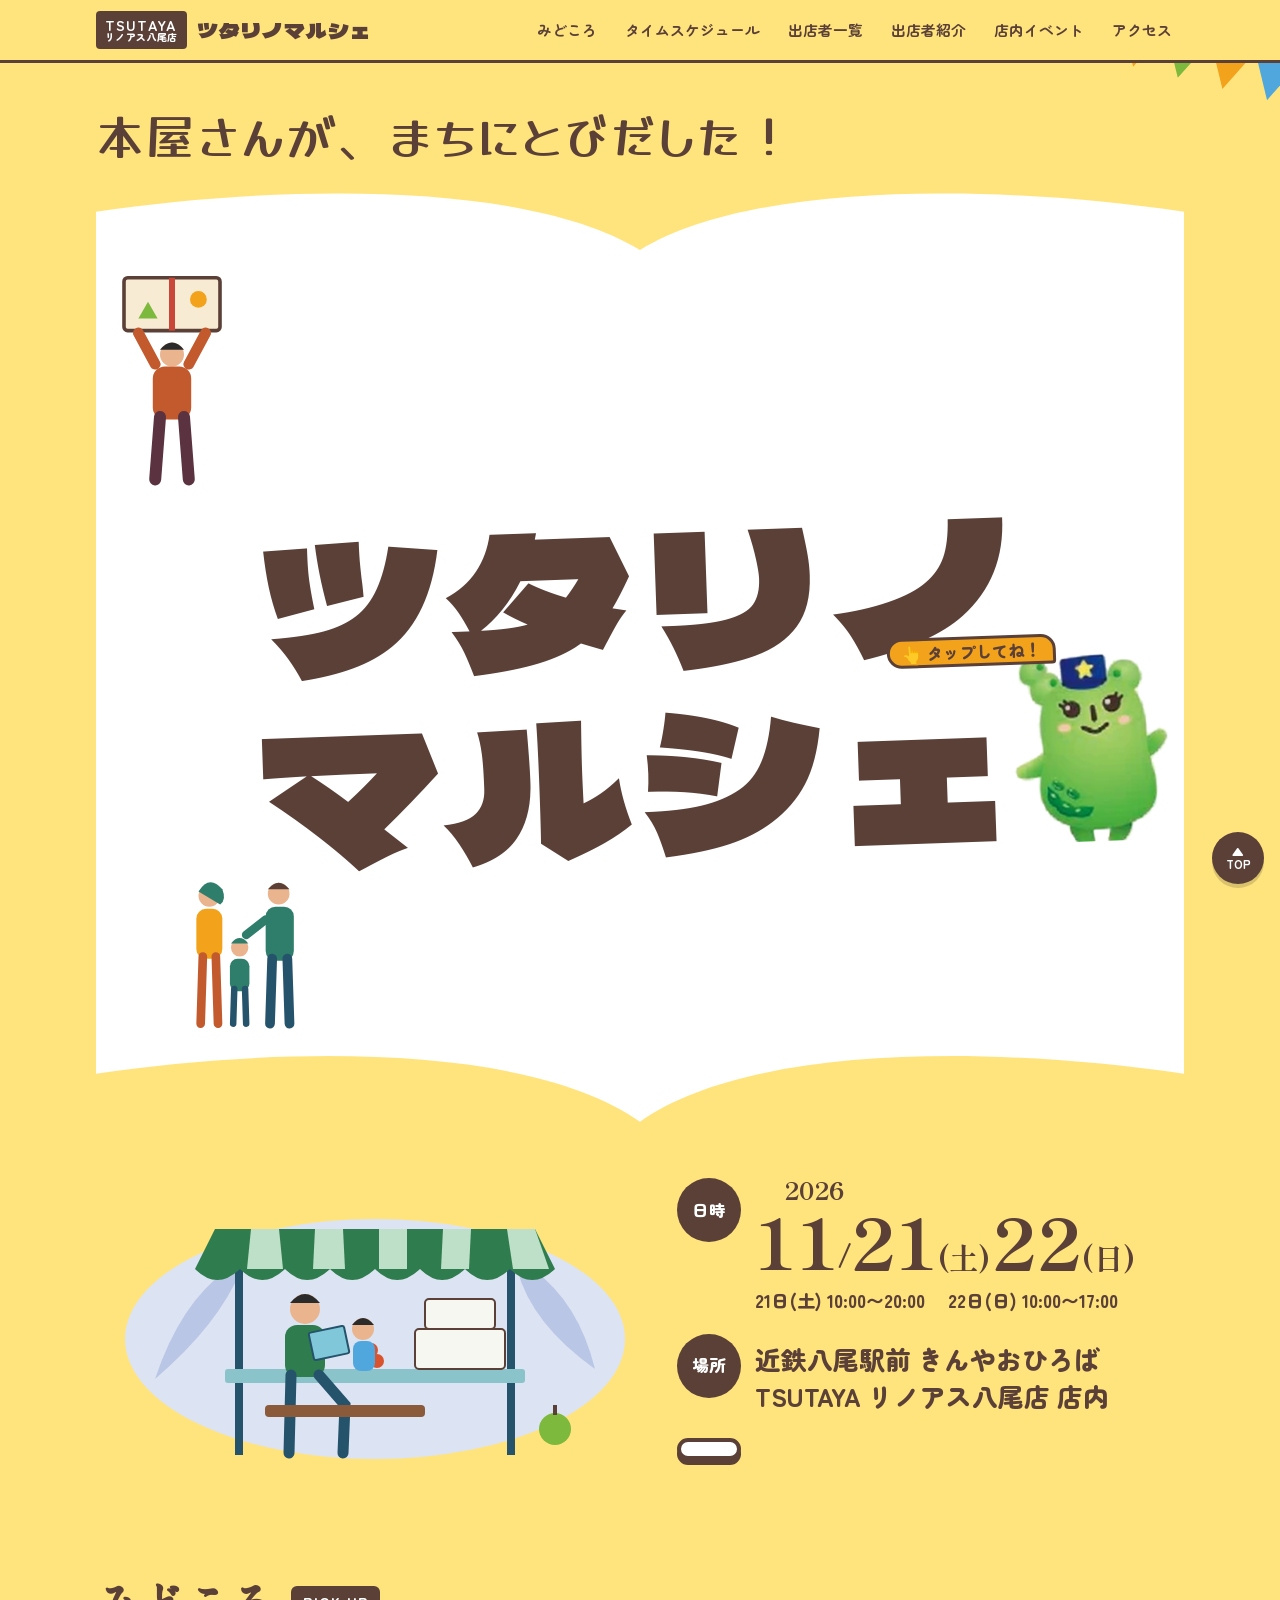
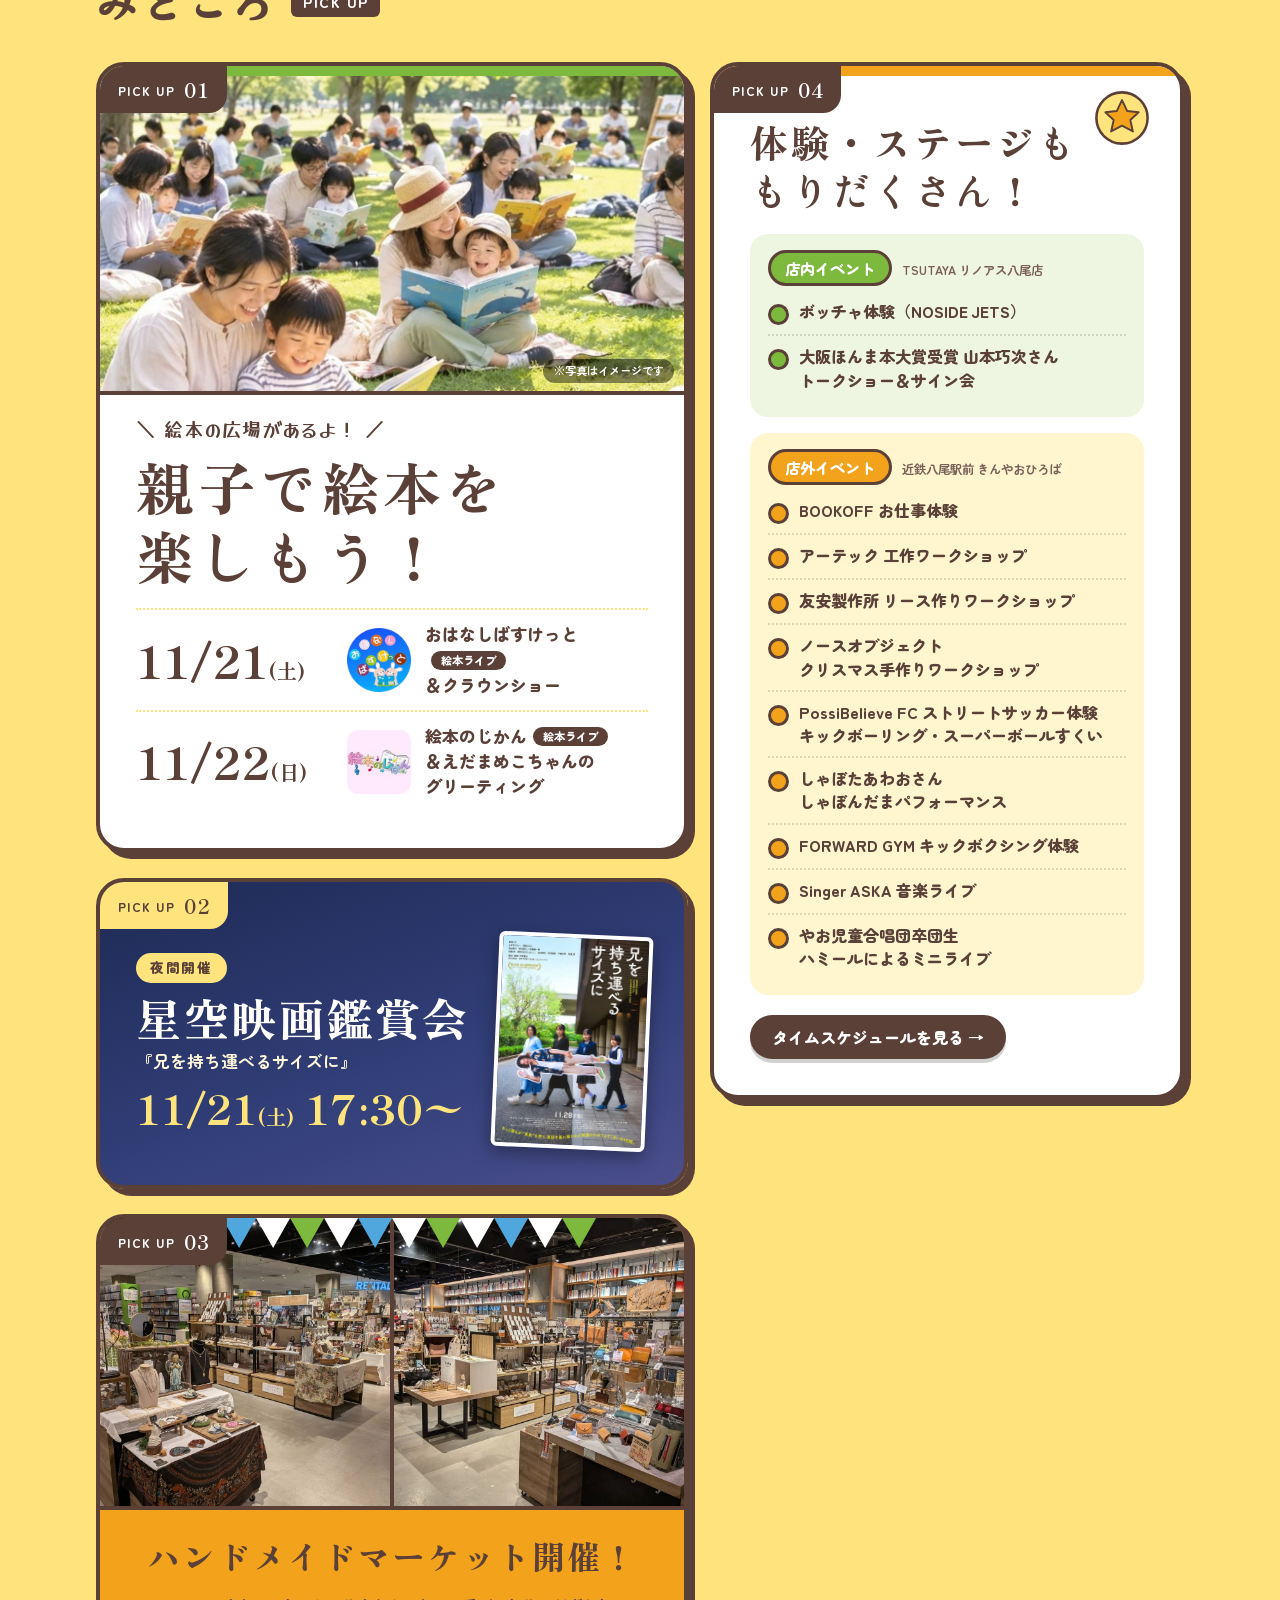
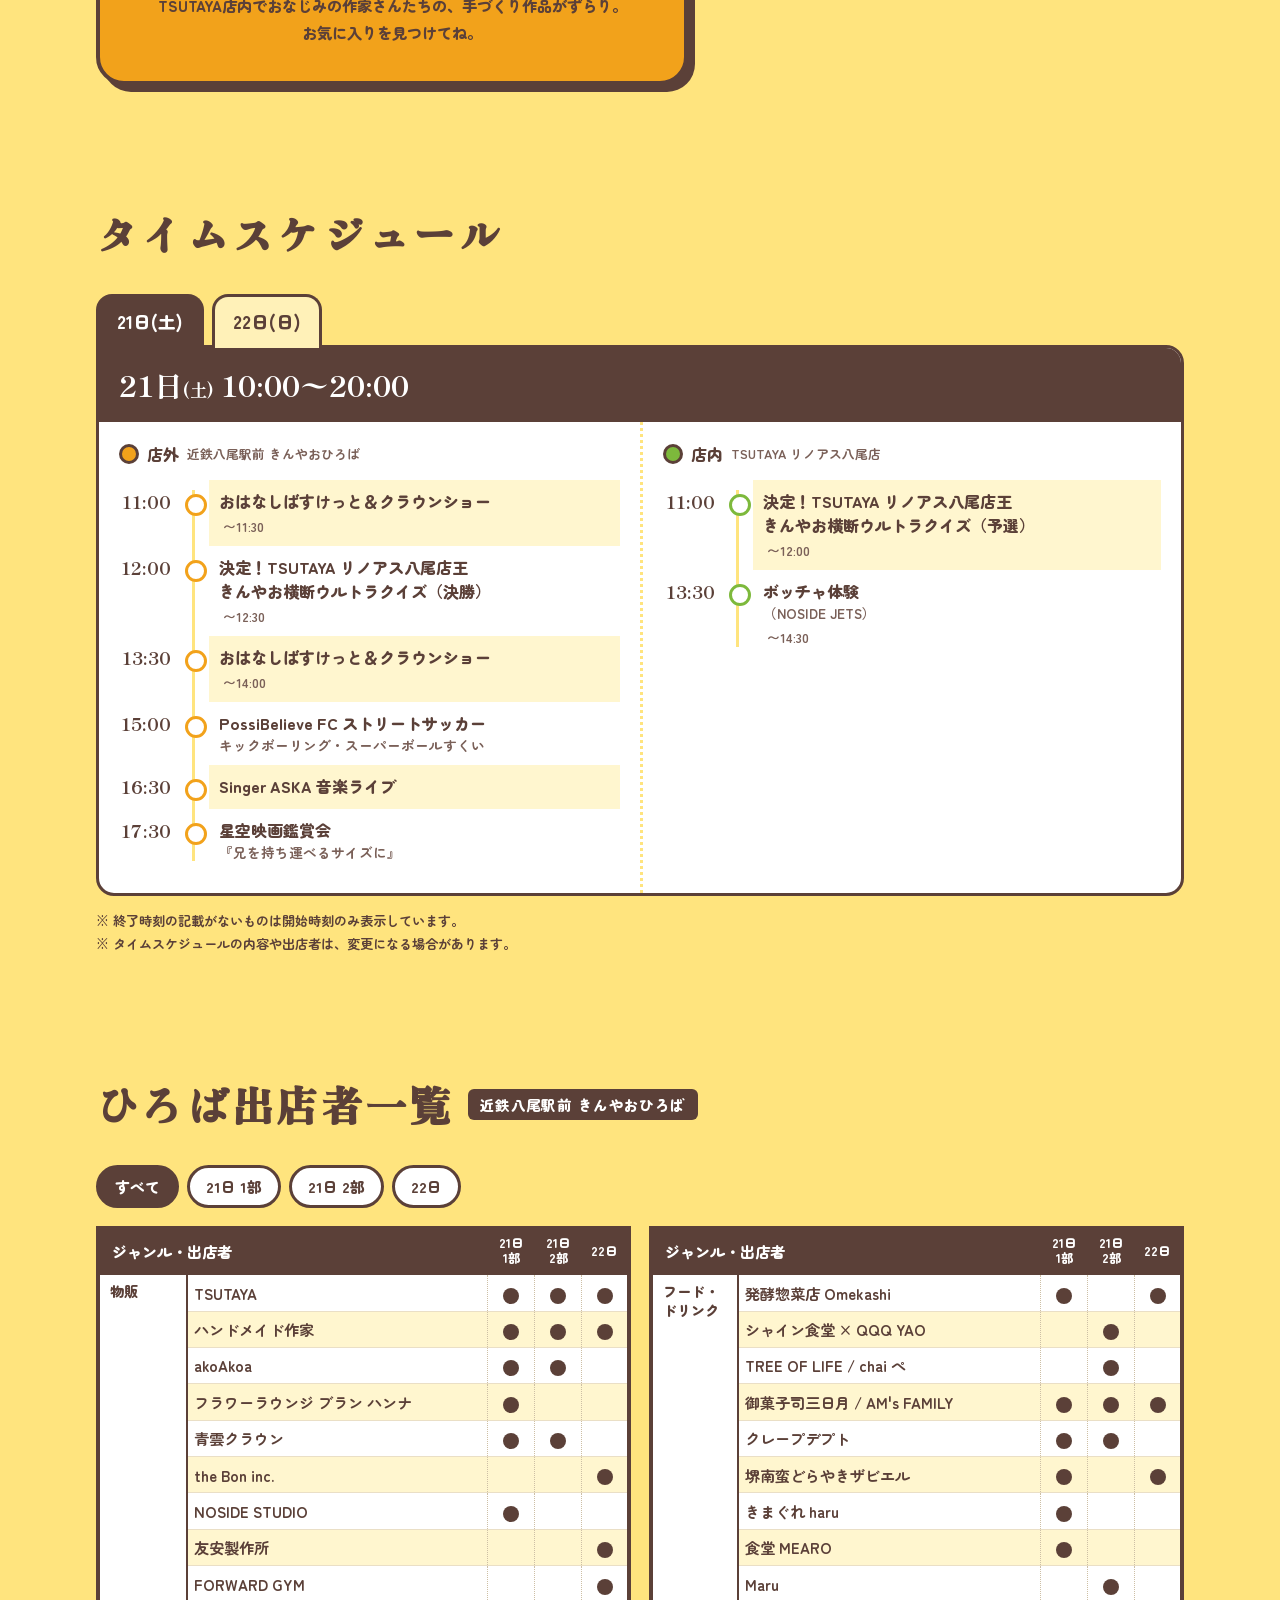
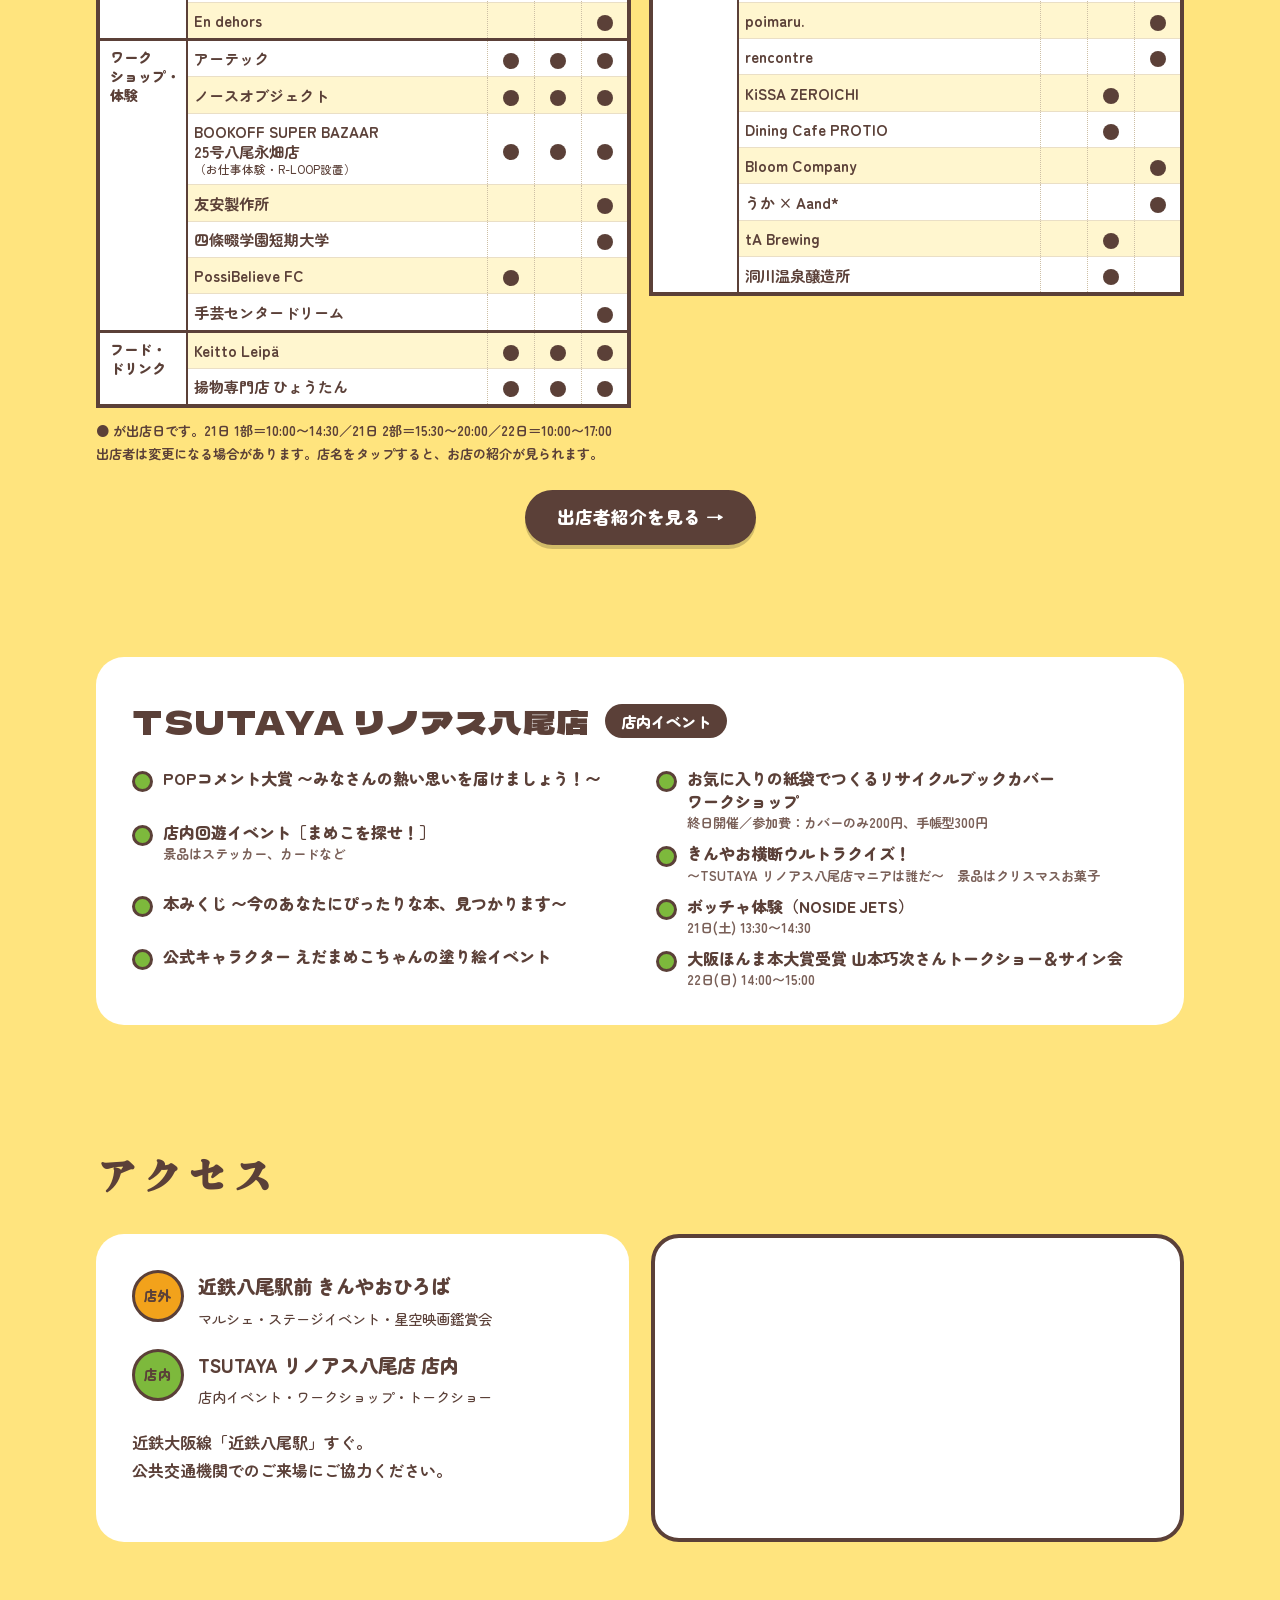
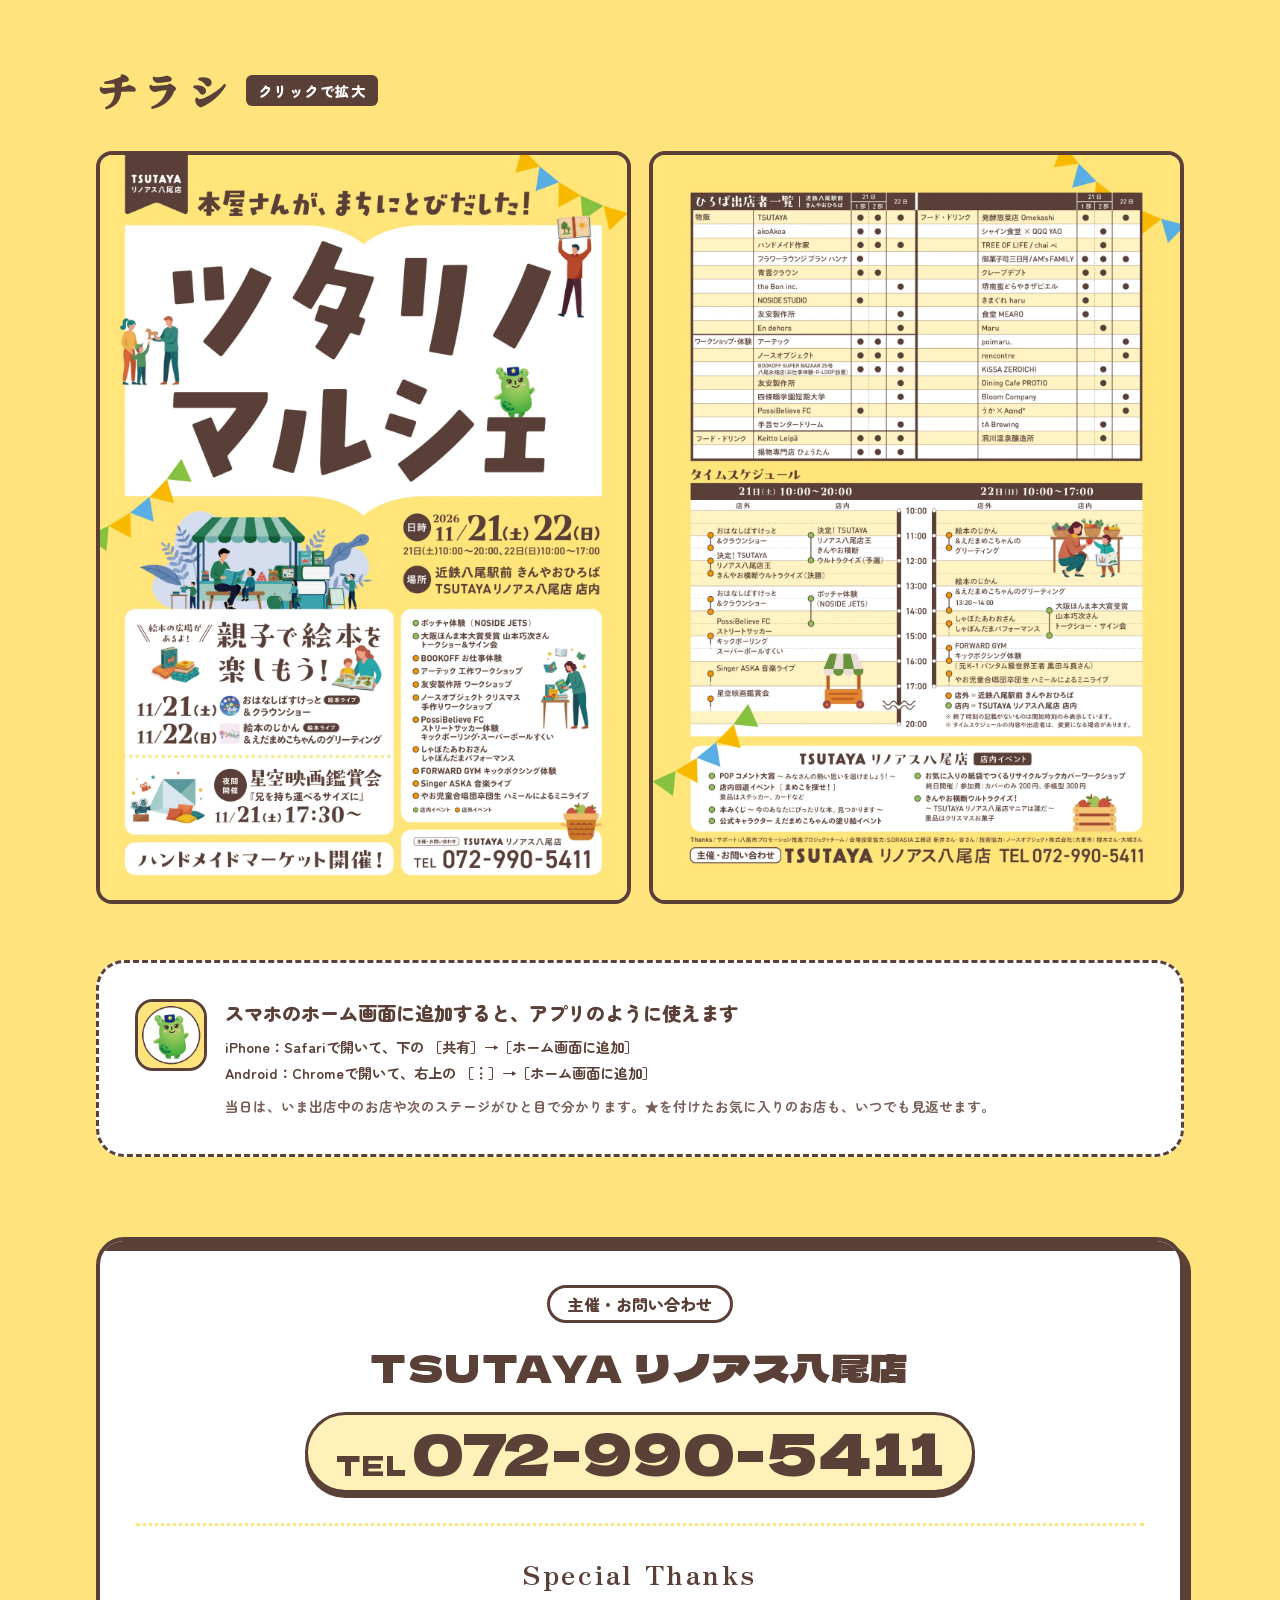
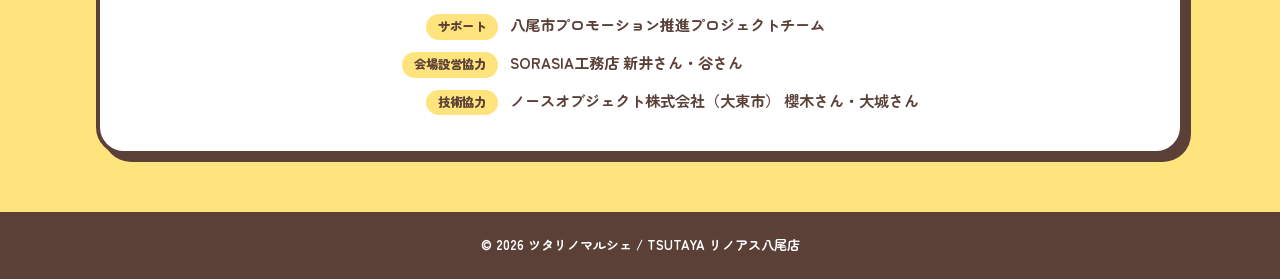
<file: index.html>
<!doctype html>
<html lang="ja">
<head>
<meta charset="utf-8">
<meta name="viewport" content="width=device-width,initial-scale=1">
<meta name="google-site-verification" content="HpxUD5_QooSfsyOZn4k4eNOjiVEO938k0fHrHnroTV8" />
<link rel="manifest" href="manifest.webmanifest">
<meta name="theme-color" content="#5B4038">
<link rel="icon" type="image/png" href="images/icons/icon-192.png">
<link rel="apple-touch-icon" href="images/icons/apple-touch-icon.png">
<meta name="apple-mobile-web-app-title" content="ツタリノ">
<title>ツタリノマルシェ｜2026.11.21-22 近鉄八尾駅前</title>
<meta name="description" content="本屋さんが、まちにとびだした！TSUTAYA リノアス八尾店主催「ツタリノマルシェ」。2026年11月21日(土)・22日(日)、近鉄八尾駅前 きんやおひろば＆TSUTAYA リノアス八尾店 店内で開催。">
<meta property="og:title" content="ツタリノマルシェ 2026.11.21(土)・22(日)">
<meta property="og:description" content="本屋さんが、まちにとびだした！近鉄八尾駅前 きんやおひろば＆TSUTAYA リノアス八尾店 店内で開催。">
<meta property="og:type" content="website">
<meta property="og:url" content="https://tsutaya-yao.github.io/tsutarino-marche/">
<meta property="og:site_name" content="ツタリノマルシェ">
<meta property="og:image" content="https://tsutaya-yao.github.io/tsutarino-marche/images/og.jpg">
<meta name="twitter:card" content="summary_large_image">
<link rel="canonical" href="https://tsutaya-yao.github.io/tsutarino-marche/">
<link rel="preconnect" href="https://fonts.googleapis.com">
<link rel="preconnect" href="https://fonts.gstatic.com" crossorigin>
<link rel="stylesheet" href="https://fonts.googleapis.com/css2?family=Dela+Gothic+One&family=Yusei+Magic&family=Zen+Antique&family=Zen+Maru+Gothic:wght@500;700;900&family=Shippori+Mincho+B1:wght@700;800&display=swap">
<link rel="stylesheet" href="style.css?v=20261110d">
</head>
<body>

<header class="site-head">
  <div class="wrap">
    <a class="brand" href="#top">
      <span class="brand-tag"><b>TSUTAYA</b>リノアス八尾店</span>
      <span class="brand-name">ツタリノマルシェ</span>
    </a>
    <button class="menu-btn" aria-expanded="false" aria-controls="nav">MENU</button>
    <nav class="nav" id="nav">
      <a href="#pickup">みどころ</a>
      <a href="#schedule">タイムスケジュール</a>
      <a href="#vendors">出店者一覧</a>
      <a href="vendors.html">出店者紹介</a>
      <a href="#instore">店内イベント</a>
      <a href="#access">アクセス</a>
    </nav>
  </div>
</header>

<main id="top">
  <!-- ===== HERO ===== -->
  <div class="hero">
    <div class="bunting tr" aria-hidden="true"><i></i><i></i><i></i><i></i><i></i><i></i></div>
    <div class="wrap">
      <p class="catch"><span class="nw">本屋さんが、</span><span class="nw">まちにとびだした！</span></p>

      <div class="book">
        <svg class="bg" viewBox="0 0 100 100" preserveAspectRatio="none" aria-hidden="true">
          <path d="M0,3 C18,0 40,0 50,7 C60,0 82,0 100,3 L100,93 C82,90 60,90 50,98 C40,90 18,90 0,93 Z" fill="#fff"/>
        </svg>

        <!-- 本を掲げる人 -->
        <svg class="hero-illust book-man" viewBox="0 0 100 180" aria-hidden="true">
          <rect x="10" y="4" width="80" height="44" rx="3" fill="#F7EBD3" stroke="#5B4038" stroke-width="3"/>
          <line x1="50" y1="4" x2="50" y2="48" stroke="#C9473A" stroke-width="5"/>
          <circle cx="72" cy="22" r="7" fill="#F2A21B"/>
          <path d="M22 38 l8 -14 l8 14 z" fill="#7DB93C"/>
          <path d="M22 50 L36 76 M78 50 L64 76" stroke="#C25A2E" stroke-width="9" stroke-linecap="round"/>
          <circle cx="50" cy="68" r="10" fill="#E9B48E"/>
          <path d="M40 64 q10 -12 20 0" fill="#2B2B2B"/>
          <rect x="34" y="78" width="32" height="44" rx="10" fill="#C25A2E"/>
          <path d="M40 120 L36 172 M60 120 L64 172" stroke="#5A3240" stroke-width="10" stroke-linecap="round"/>
        </svg>

        <h1 class="title"><span>ツタリノ</span><span><span class="ttl-last">マルシェ<button class="mameko" type="button" aria-label="えだまめこちゃん（タップするとジャンプします）"><img class="edamameko" src="images/edamameko.png" alt="公式キャラクター えだまめこちゃん"><span class="mameko-bubble show hint" aria-live="polite">タップしてね！</span></button></span></span></h1>

        <!-- 親子 -->
        <svg class="hero-illust family" viewBox="0 0 120 150" aria-hidden="true">
          <circle cx="28" cy="22" r="10" fill="#E9B48E"/><path d="M18 18 q10 -16 22 -2 q4 10 -2 14" fill="#2F7D6B"/>
          <rect x="16" y="34" width="24" height="46" rx="9" fill="#F2A21B"/>
          <path d="M22 78 L20 140 M34 78 L36 140" stroke="#C25A2E" stroke-width="8" stroke-linecap="round"/>
          <circle cx="56" cy="70" r="8" fill="#E9B48E"/><path d="M48 66 q8 -10 16 0" fill="#2F7D6B"/>
          <rect x="47" y="80" width="18" height="30" rx="7" fill="#2F7D6B"/>
          <path d="M51 108 L50 140 M61 108 L62 140" stroke="#25536B" stroke-width="6" stroke-linecap="round"/>
          <circle cx="92" cy="20" r="10" fill="#E9B48E"/><path d="M82 16 q10 -12 20 0" fill="#5B4038"/>
          <rect x="80" y="32" width="26" height="50" rx="9" fill="#2F7D6B"/>
          <path d="M80 44 L62 58" stroke="#2F7D6B" stroke-width="8" stroke-linecap="round"/>
          <path d="M86 80 L84 140 M100 80 L102 140" stroke="#25536B" stroke-width="9" stroke-linecap="round"/>
        </svg>
      </div>

      <div class="hero-info">
        <!-- マルシェの屋台 -->
        <svg class="stall" viewBox="0 0 520 300" role="img" aria-label="マルシェの屋台で絵本を読む親子のイラスト">
          <ellipse cx="260" cy="170" rx="250" ry="120" fill="#DCE3F2"/>
          <path d="M40 210 q30 -90 90 -120 q-20 60 -90 120z" fill="#B9C6E6"/>
          <path d="M480 200 q-20 -80 -80 -110 q10 60 80 110z" fill="#B9C6E6"/>
          <rect x="120" y="96" width="8" height="190" fill="#25536B"/>
          <rect x="392" y="96" width="8" height="190" fill="#25536B"/>
          <path d="M100 60 H420 L440 100 H80 Z" fill="#2F7D4E"/>
          <g fill="#BFE0C8">
            <path d="M136 60 h28 l4 40 h-36z"/><path d="M200 60 h28 l2 40 h-32z"/>
            <path d="M264 60 h28 l0 40 h-28z"/><path d="M328 60 h28 l-2 40 h-28z"/>
            <path d="M392 60 h28 l14 40 h-36z"/>
          </g>
          <path d="M80 100 q22 22 45 0 q22 22 45 0 q22 22 45 0 q22 22 45 0 q22 22 45 0 q22 22 45 0 q22 22 45 0 q22 22 45 0" fill="#2F7D4E"/>
          <rect x="110" y="200" width="300" height="14" rx="3" fill="#8AC3C9"/>
          <rect x="300" y="160" width="90" height="40" rx="4" fill="#F7F7F2" stroke="#5B4038" stroke-width="2"/>
          <rect x="310" y="130" width="70" height="30" rx="4" fill="#F7F7F2" stroke="#5B4038" stroke-width="2"/>
          <circle cx="250" cy="192" r="7" fill="#D9532F"/><circle cx="262" cy="192" r="7" fill="#D9532F"/><circle cx="256" cy="181" r="7" fill="#D9532F"/>
          <circle cx="190" cy="140" r="15" fill="#E9B48E"/><path d="M175 134 q15 -18 30 0" fill="#2B2B2B"/>
          <rect x="170" y="156" width="40" height="52" rx="12" fill="#2F7D4E"/>
          <rect x="196" y="160" width="36" height="28" rx="2" fill="#7FC7D9" stroke="#25536B" stroke-width="2" transform="rotate(-12 214 174)"/>
          <path d="M176 206 L174 284 M204 206 L230 236 L228 284" stroke="#25536B" stroke-width="11" stroke-linecap="round" fill="none"/>
          <circle cx="248" cy="160" r="11" fill="#E9B48E"/><path d="M237 156 q11 -14 22 0" fill="#2B2B2B"/>
          <rect x="238" y="172" width="22" height="30" rx="8" fill="#4FA7DE"/>
          <rect x="150" y="236" width="160" height="12" rx="4" fill="#8A5A3B"/>
          <circle cx="440" cy="260" r="16" fill="#7DB93C"/><rect x="438" y="236" width="4" height="10" fill="#5B4038"/>
        </svg>

        <div class="info-rows">
          <div class="info-row">
            <span class="badge-circle">日時</span>
            <div>
              <p class="date-big serif"><span class="yr">2026</span>11<small>/</small>21<span class="wk">(土)</span>22<span class="wk">(日)</span></p>
              <p class="time-line"><span>21日(土) 10:00〜20:00</span> <span>22日(日) 10:00〜17:00</span></p>
            </div>
          </div>
          <div class="info-row">
            <span class="badge-circle">場所</span>
            <p class="place">近鉄八尾駅前 きんやおひろば<br>TSUTAYA リノアス八尾店 店内</p>
          </div>
          <div class="countdown" id="countdown" hidden></div>
        </div>
      </div>
    </div>
  </div>

  <!-- ===== PICKUP ===== -->
  <!-- ===== いまのマルシェ（当日だけ表示。live.js が中身を描く） ===== -->
  <section id="live" class="live-sec" hidden>
    <div class="wrap"><div class="card feature live-card" id="liveCard"></div></div>
  </section>

  <section id="pickup">
    <div class="wrap">
      <h2 class="sec-title">みどころ <small>PICK UP</small></h2>
      <div class="pick-grid">
        <div class="features">
          <div class="card feature ehon">
            <span class="feat-no">PICK UP <b>01</b></span>
            <div class="feat-photo">
              <img src="images/top-ehon.jpg" alt="広場で親子が絵本を楽しむイメージ" loading="lazy">
              <span class="photo-note">※写真はイメージです</span>
            </div>
            <p class="callout">＼ 絵本の広場があるよ！ ／</p>
            <h3>親子で絵本を<br>楽しもう！</h3>
            <div class="ehon-day">
              <div class="d serif">11/21<small>(土)</small></div>
              <img class="ehon-logo" src="images/logo-ohanashi-basket.png?v=20261109" alt="おはなしばすけっと">
              <div class="what">おはなしばすけっと<span class="tag">絵本ライブ</span><br>＆クラウンショー</div>
            </div>
            <div class="ehon-day">
              <div class="d serif">11/22<small>(日)</small></div>
              <img class="ehon-logo" src="images/logo-ehon-no-jikan.png?v=20261109" alt="絵本のじかん">
              <div class="what">絵本のじかん<span class="tag">絵本ライブ</span><br><span class="nw">＆えだまめこちゃんの</span><br><span class="nw">グリーティング</span></div>
            </div>
          </div>

          <div class="card feature hoshi">
            <span class="feat-no">PICK UP <b>02</b></span>
            <div class="hoshi-body">
              <span class="night">夜間開催</span>
              <h4>星空映画鑑賞会</h4>
              <p>『兄を持ち運べるサイズに』</p>
              <div class="when serif">11/21<small>(土)</small> 17:30〜</div>
            </div>
            <figure class="poster">
              <img src="images/movie-poster.jpg" alt="映画『兄を持ち運べるサイズに』ポスター" loading="lazy">
            </figure>
          </div>

          <div class="card feature handmade">
            <span class="feat-no">PICK UP <b>03</b></span>
            <div class="bunting mini" aria-hidden="true"><i></i><i></i><i></i><i></i><i></i><i></i><i></i><i></i><i></i><i></i><i></i><i></i></div>
            <div class="feat-photo duo">
              <img src="images/top-handmade.jpg" alt="TSUTAYA リノアス八尾店のハンドメイドマーケット売り場" loading="lazy">
              <img src="images/top-handmade2.jpg" alt="ハンドメイド作品が並ぶ売り場" loading="lazy">
            </div>
            <span class="hm-title">ハンドメイドマーケット開催！</span>
            <p class="hm-sub"><span class="nw">TSUTAYA店内でおなじみの</span><span class="nw">作家さんたちの、</span><span class="nw">手づくり作品がずらり。</span><span class="nw">お気に入りを</span><span class="nw">見つけてね。</span></p>
          </div>
        </div>

        <div class="card feature more">
          <span class="feat-no">PICK UP <b>04</b></span>
          <svg class="feat-illust" viewBox="0 0 100 100" aria-hidden="true">
            <circle cx="50" cy="50" r="40" fill="#FFE47E" stroke="#5B4038" stroke-width="4"/>
            <path d="M50 22 l8 17 18 2 -13 12 4 18 -17 -9 -17 9 4 -18 -13 -12 18 -2z" fill="#F2A21B" stroke="#5B4038" stroke-width="3" stroke-linejoin="round"/>
          </svg>
          <h3 class="more-title">体験・ステージも<br>もりだくさん！</h3>

          <div class="ev-group in">
            <h4><span>店内イベント</span><small>TSUTAYA リノアス八尾店</small></h4>
            <ul class="ev-list">
              <li class="in"><span><span class="nw">ボッチャ体験</span><span class="nw">（NOSIDE JETS）</span></span></li>
              <li class="in"><span><span class="nw">大阪ほんま本大賞受賞&nbsp;</span><span class="nw">山本巧次さん</span><span class="nw">トークショー＆サイン会</span></span></li>
            </ul>
          </div>

          <div class="ev-group out">
            <h4><span>店外イベント</span><small>近鉄八尾駅前 きんやおひろば</small></h4>
            <ul class="ev-list">
              <li><span><span class="nw">BOOKOFF&nbsp;</span><span class="nw">お仕事体験</span></span></li>
              <li><span><span class="nw">アーテック&nbsp;</span><span class="nw">工作ワークショップ</span></span></li>
              <li><span><span class="nw">友安製作所&nbsp;</span><span class="nw">リース作りワークショップ</span></span></li>
              <li><span><span class="nw">ノースオブジェクト&nbsp;</span><span class="nw">クリスマス手作りワークショップ</span></span></li>
              <li><span><span class="nw">PossiBelieve FC&nbsp;</span><span class="nw">ストリートサッカー体験</span><span class="nw">キックボーリング・</span><span class="nw">スーパーボールすくい</span></span></li>
              <li><span><span class="nw">しゃぼたあわおさん&nbsp;</span><span class="nw">しゃぼんだまパフォーマンス</span></span></li>
              <li><span><span class="nw">FORWARD GYM&nbsp;</span><span class="nw">キックボクシング体験</span></span></li>
              <li><span><span class="nw">Singer ASKA&nbsp;</span><span class="nw">音楽ライブ</span></span></li>
              <li><span><span class="nw">やお児童合唱団卒団生&nbsp;</span><span class="nw">ハミールによるミニライブ</span></span></li>
            </ul>
          </div>
          <a class="more-link" href="#schedule">タイムスケジュールを見る →</a>
        </div>
      </div>
    </div>
  </section>

  <!-- ===== SCHEDULE ===== -->
  <section id="schedule">
    <div class="wrap">
      <h2 class="sec-title">タイムスケジュール</h2>
      <div class="tabs" role="tablist">
        <button class="tab" role="tab" aria-selected="true" data-day="d21">21日(土)</button>
        <button class="tab" role="tab" aria-selected="false" data-day="d22">22日(日)</button>
      </div>

      <div class="sched" id="d21" role="tabpanel">
        <div class="sched-head">21日<small>(土)</small> 10:00〜20:00</div>
        <div class="sched-body">
          <div class="sched-col out">
            <h4>店外 <span>近鉄八尾駅前 きんやおひろば</span></h4>
            <ol class="tl">
              <li><time>11:00</time><div><b>おはなしばすけっと＆クラウンショー</b><span class="end">〜11:30</span></div></li>
              <li><time>12:00</time><div><b><span class="nw">決定！TSUTAYA&nbsp;</span><span class="nw">リノアス八尾店王</span><br><span class="nw">きんやお横断</span><span class="nw">ウルトラクイズ（決勝）</span></b><span class="end">〜12:30</span></div></li>
              <li><time>13:30</time><div><b>おはなしばすけっと＆クラウンショー</b><span class="end">〜14:00</span></div></li>
              <li><time>15:00</time><div><b>PossiBelieve FC ストリートサッカー</b><span>キックボーリング・スーパーボールすくい</span></div></li>
              <li><time>16:30</time><div><b>Singer ASKA 音楽ライブ</b></div></li>
              <li><time>17:30</time><div><b>星空映画鑑賞会</b><span>『兄を持ち運べるサイズに』</span></div></li>
            </ol>
          </div>
          <div class="sched-col in">
            <h4>店内 <span>TSUTAYA リノアス八尾店</span></h4>
            <ol class="tl">
              <li><time>11:00</time><div><b><span class="nw">決定！TSUTAYA&nbsp;</span><span class="nw">リノアス八尾店王</span><br><span class="nw">きんやお横断</span><span class="nw">ウルトラクイズ（予選）</span></b><span class="end">〜12:00</span></div></li>
              <li><time>13:30</time><div><b>ボッチャ体験</b><span>（NOSIDE JETS）</span><span class="end">〜14:30</span></div></li>
            </ol>
          </div>
        </div>
      </div>

      <div class="sched" id="d22" role="tabpanel" hidden>
        <div class="sched-head">22日<small>(日)</small> 10:00〜17:00</div>
        <div class="sched-body">
          <div class="sched-col out">
            <h4>店外 <span>近鉄八尾駅前 きんやおひろば</span></h4>
            <ol class="tl">
              <li><time>11:00</time><div><b>絵本のじかん<span class="nw">＆えだまめこちゃんの</span><br><span class="nw">グリーティング</span></b><span class="end">〜11:30</span></div></li>
              <li><time>13:20</time><div><b>絵本のじかん<span class="nw">＆えだまめこちゃんの</span><br><span class="nw">グリーティング</span></b><span class="end">〜14:00</span></div></li>
              <li><time>14:30</time><div><b><span class="nw">しゃぼたあわおさん&nbsp;</span><span class="nw">しゃぼんだまパフォーマンス</span></b></div></li>
              <li><time>15:30</time><div><b><span class="nw">FORWARD GYM&nbsp;</span><span class="nw">キックボクシング体験</span></b><span><span class="nw">（元K-1 バンタム級世界王者</span><span class="nw">&nbsp;黒田斗真さん）</span></span><span class="end">〜16:00</span></div></li>
              <li><time>16:30</time><div><b><span class="nw">やお児童合唱団卒団生&nbsp;</span><span class="nw">ハミールによるミニライブ</span></b></div></li>
            </ol>
          </div>
          <div class="sched-col in">
            <h4>店内 <span>TSUTAYA リノアス八尾店</span></h4>
            <ol class="tl">
              <li><time>14:00</time><div><b><span class="nw">大阪ほんま本大賞受賞&nbsp;</span><span class="nw">山本巧次さん&nbsp;</span><span class="nw">トークショー・サイン会</span></b><span class="end">〜15:00</span></div></li>
            </ol>
          </div>
        </div>
      </div>
      <p class="notes">※ 終了時刻の記載がないものは開始時刻のみ表示しています。<br>※ タイムスケジュールの内容や出店者は、変更になる場合があります。</p>
    </div>
  </section>

  <!-- ===== VENDORS ===== -->
  <section id="vendors">
    <div class="wrap">
      <h2 class="sec-title">ひろば出店者一覧 <small>近鉄八尾駅前 きんやおひろば</small></h2>
      <div class="filter" role="group" aria-label="出店日で絞り込み">
        <button aria-pressed="true" data-f="all">すべて</button>
        <button aria-pressed="false" data-f="0">21日 1部</button>
        <button aria-pressed="false" data-f="1">21日 2部</button>
        <button aria-pressed="false" data-f="2">22日</button>
      </div>
      <div class="vendor-grid" id="vendorGrid"></div>
      <p class="part-note">● が出店日です。21日 1部＝10:00〜14:30／21日 2部＝15:30〜20:00／22日＝10:00〜17:00<br>出店者は変更になる場合があります。店名をタップすると、お店の紹介が見られます。</p>
      <p style="text-align:center;margin:24px 0 0"><a class="more-btn" href="vendors.html">出店者紹介を見る →</a></p>
    </div>
  </section>

  <!-- ===== IN-STORE ===== -->
  <section id="instore">
    <div class="wrap">
      <div class="card">
        <div class="instore-head">
          <h3>TSUTAYA リノアス八尾店</h3>
          <span class="tag" style="font-size:.95rem;padding:4px 16px;margin:0">店内イベント</span>
        </div>
        <div class="instore-grid">
          <ul class="ev-list">
            <li class="in"><span><span class="nw">POPコメント大賞&nbsp;</span><span class="nw">〜みなさんの</span><span class="nw">熱い思いを</span><span class="nw">届けましょう！〜</span></span></li>
            <li class="in"><span><span class="nw">店内回遊イベント</span><span class="nw">［まめこを探せ！］</span><small><span class="nw">景品は</span><span class="nw">ステッカー、カードなど</span></small></span></li>
            <li class="in"><span><span class="nw">本みくじ&nbsp;</span><span class="nw">〜今のあなたに</span><span class="nw">ぴったりな本、</span><span class="nw">見つかります〜</span></span></li>
            <li class="in"><span><span class="nw">公式キャラクター&nbsp;</span><span class="nw">えだまめこちゃんの</span><span class="nw">塗り絵イベント</span></span></li>
          </ul>
          <ul class="ev-list">
            <li class="in"><span><span class="nw">お気に入りの紙袋でつくる</span><span class="nw">リサイクルブックカバー</span><span class="nw">ワークショップ</span><small><span class="nw">終日開催／</span><span class="nw">参加費：</span><span class="nw">カバーのみ200円、</span><span class="nw">手帳型300円</span></small></span></li>
            <li class="in"><span><span class="nw">きんやお横断</span><span class="nw">ウルトラクイズ！</span><small><span class="nw">〜TSUTAYA リノアス八尾店</span><span class="nw">マニアは誰だ〜　</span><span class="nw">景品は</span><span class="nw">クリスマスお菓子</span></small></span></li>
            <li class="in"><span><span class="nw">ボッチャ体験</span><span class="nw">（NOSIDE JETS）</span><small><span class="nw">21日(土)&nbsp;</span><span class="nw">13:30〜14:30</span></small></span></li>
            <li class="in"><span><span class="nw">大阪ほんま本大賞受賞&nbsp;</span><span class="nw">山本巧次さん</span><span class="nw">トークショー＆サイン会</span><small><span class="nw">22日(日)&nbsp;</span><span class="nw">14:00〜15:00</span></small></span></li>
          </ul>
        </div>
      </div>
    </div>
  </section>

  <!-- ===== ACCESS ===== -->
  <section id="access">
    <div class="wrap">
      <h2 class="sec-title">アクセス</h2>
      <div class="access-grid">
        <div class="card">
          <div class="venue out">
            <span class="badge-circle">店外</span>
            <div><h4>近鉄八尾駅前 きんやおひろば</h4><p>マルシェ・ステージイベント・星空映画鑑賞会</p></div>
          </div>
          <div class="venue in">
            <span class="badge-circle">店内</span>
            <div><h4>TSUTAYA リノアス八尾店 店内</h4><p>店内イベント・ワークショップ・トークショー</p></div>
          </div>
          <p style="margin:0;font-weight:700">近鉄大阪線「近鉄八尾駅」すぐ。<br>公共交通機関でのご来場にご協力ください。</p>
        </div>
        <div class="map">
          <iframe title="近鉄八尾駅周辺の地図" loading="lazy" referrerpolicy="no-referrer-when-downgrade"
            src="https://maps.google.com/maps?q=%E8%BF%91%E9%89%84%E5%85%AB%E5%B0%BE%E9%A7%85&z=16&output=embed"></iframe>
        </div>
      </div>
    </div>
  </section>

  <!-- ===== FLYER ===== -->
  <section id="flyer">
    <div class="wrap">
      <h2 class="sec-title">チラシ <small>クリックで拡大</small></h2>
      <div class="flyers">
        <a href="images/flyer-front.webp" target="_blank" rel="noopener"><img src="images/flyer-front.webp" alt="ツタリノマルシェ チラシ表面" loading="lazy"></a>
        <a href="images/flyer-back.webp?v=20261109" target="_blank" rel="noopener"><img src="images/flyer-back.webp?v=20261109" alt="ツタリノマルシェ チラシ裏面（出店者一覧・タイムスケジュール）" loading="lazy"></a>
      </div>
    </div>
  </section>

  <!-- ===== CONTACT ===== -->
  <!-- ===== ホーム画面に追加（アプリのように使う） ===== -->
  <section id="app" class="app-sec">
    <div class="wrap">
      <div class="card app-card">
        <img src="images/icons/icon-192.png" alt="" width="72" height="72">
        <div>
          <h3>スマホのホーム画面に追加すると、アプリのように使えます</h3>
          <p><b>iPhone</b>：Safariで開いて、下の <span class="nw">［共有］→［ホーム画面に追加］</span><br>
             <b>Android</b>：Chromeで開いて、右上の <span class="nw">［︙］→［ホーム画面に追加］</span></p>
          <p class="app-note">当日は、いま出店中のお店や次のステージがひと目で分かります。★を付けたお気に入りのお店も、いつでも見返せます。</p>
        </div>
      </div>
    </div>
  </section>

  <section id="contact">
    <div class="wrap">
      <div class="card feature contact">
        <span class="label">主催・お問い合わせ</span>
        <p class="shop"><span class="nw">TSUTAYA&nbsp;</span><span class="nw">リノアス八尾店</span></p>
        <a class="tel" href="tel:0729905411"><small>TEL</small>072-990-5411</a>
        <div class="thanks">
          <h3>Special Thanks</h3>
          <dl>
            <div><dt>サポート</dt><dd><span class="nw">八尾市プロモーション</span><span class="nw">推進プロジェクトチーム</span></dd></div>
            <div><dt>会場設営協力</dt><dd><span class="nw">SORASIA工務店&nbsp;</span><span class="nw">新井さん・谷さん</span></dd></div>
            <div><dt>技術協力</dt><dd><span class="nw">ノースオブジェクト株式会社</span><span class="nw">（大東市）&nbsp;</span><span class="nw">櫻木さん・大城さん</span></dd></div>
          </dl>
        </div>
      </div>
    </div>
  </section>
</main>

<footer>© 2026 ツタリノマルシェ / TSUTAYA リノアス八尾店</footer>
<a class="to-top" href="#top" aria-label="ページの先頭へ">▲<br>TOP</a>

<script src="vendors-data.js?v=20261111d"></script>
<script src="live.js?v=20261109a"></script>
<script>
// ---- 出店者一覧表（データは vendors-data.js） ----
const grid = document.getElementById("vendorGrid");
[0, 1].forEach(colNo => {
  const t = document.createElement("table");
  t.className = "vtable";
  let h = '<thead><tr><th class="cat-h" colspan="2">ジャンル・出店者</th><th>21日<br>1部</th><th>21日<br>2部</th><th>22日</th></tr></thead><tbody>';
  VENDOR_GROUPS.filter(g => g.col === colNo).forEach(({ genre, items: all }) => {
    const items = all.filter(v => v.table !== false);
    items.forEach((v, i) => {
      h += `<tr class="${i === 0 ? "first" : ""}" data-days="${v.days.join("")}">`;
      const g = GENRES[genre];
      if (i === 0) h += `<td class="cat" rowspan="${items.length}">${g.lines ? g.lines.map(l => `<span class="nw">${l}</span>`).join("") : g.name}</td>`;
      const name = v.lines ? v.lines.map(l => `<span class="nw">${l}</span>`).join(" ") : v.name;
      h += `<td class="name"><a href="vendors.html#${v.alias || v.id}">${name}</a>${v.note ? `<small>（${v.note}）</small>` : ""}</td>`;
      h += v.days.map(d => `<td class="dot">${d ? '<i aria-label="出店"></i>' : ""}</td>`).join("");
      h += "</tr>";
    });
  });
  t.innerHTML = h + "</tbody>";
  grid.appendChild(t);
});

document.querySelectorAll(".filter button").forEach(btn => {
  btn.addEventListener("click", () => {
    document.querySelectorAll(".filter button").forEach(b => b.setAttribute("aria-pressed", b === btn));
    const f = btn.dataset.f;
    grid.querySelectorAll("tbody tr").forEach(tr => {
      tr.classList.toggle("dim", f !== "all" && tr.dataset.days[f] !== "1");
    });
  });
});

// ---- タイムスケジュールのタブ ----
document.querySelectorAll(".tab").forEach(tab => {
  tab.addEventListener("click", () => {
    document.querySelectorAll(".tab").forEach(t => {
      const on = t === tab;
      t.setAttribute("aria-selected", on);
      document.getElementById(t.dataset.day).hidden = !on;
    });
  });
});

// ---- メニュー ----
const menuBtn = document.querySelector(".menu-btn"), nav = document.getElementById("nav");
menuBtn.addEventListener("click", () => {
  const open = nav.classList.toggle("open");
  menuBtn.setAttribute("aria-expanded", open);
});
nav.querySelectorAll("a").forEach(a => a.addEventListener("click", () => nav.classList.remove("open")));

// ---- いまのマルシェ（開催中のお店・次のステージ） ----
(() => {
  const sec = document.getElementById("live"), card = document.getElementById("liveCard");
  // 出店者紹介ページの「いま出店中」と同じ数え方（絵本ライブ・イベントも含む）
  const shopCount = part => VENDOR_GROUPS.reduce((n, g) => n + g.items.filter(v => !v.alias && v.days[part]).length, 0);
  const placeName = p => p === "in" ? "TSUTAYA店内" : "きんやおひろば";
  function render() {
    const t = Live.now(), st = Live.status(t);
    if (st.state === "after") { sec.hidden = true; return; }
    let head = "", body = "";
    if (st.state === "before") {
      head = `<h3 class="live-title">当日は、ここが「いまのマルシェ」に！</h3>`;
      body = `<p class="live-msg">11/21・22の開催中は、<b>いま出店中のお店</b>と<b>次のステージ</b>がここに表示されます。</p>
        <a class="more-link" href="?now=2026-11-21T11:10#live">当日の表示イメージを見る →</a>`;
    } else {
      const label = st.state === "open"
        ? `<span class="live-dot"></span>ただいま開催中<small>${PARTS[st.part].label} ${PARTS[st.part].time}</small>`
        : st.state === "before-today" ? `本日開催！<small>10:00スタート</small>`
        : st.sameDay ? `${st.next === 1 ? "ただいま入れ替え中" : "まもなく開場"}<small>${PARTS[st.next].label}は ${PARTS[st.next].time.slice(0, 5)} から</small>`
        : `本日の出店は終了しました<small>${PARTS[st.next].label} ${PARTS[st.next].time} もお待ちしています</small>`;
      head = `<h3 class="live-title">${label}</h3><p class="live-clock">${Live.hhmm(t)} 現在</p>`;
      if (st.state === "open") body += `<a class="live-now" href="vendors.html?show=now${location.search.includes("now=") ? "&" + location.search.slice(1) : ""}">いま出店中のお店 <b>${shopCount(st.part)}</b> 店を見る →</a>`;
      const list = Live.stages(t, 3);
      body += `<h4 class="live-sub">次のステージ・イベント</h4>`;
      body += list.length ? `<ol class="live-stages">${list.map(s => `
        <li${s.live ? ' class="is-live"' : ""}>
          <time>${s.start.slice(11)}</time>
          <span class="badge">${s.live ? "開催中" : s.mins < 60 ? `あと${s.mins}分` : `あと${Math.floor(s.mins / 60)}時間${s.mins % 60 ? (s.mins % 60) + "分" : ""}`}</span>
          <span class="ttl">${s.id ? `<a href="vendors.html#${s.id}">${s.title}</a>` : s.title}<small>${placeName(s.place)}</small></span>
        </li>`).join("")}</ol>` : `<p class="live-msg">本日のステージはすべて終了しました。</p>`;
    }
    card.innerHTML = `<span class="feat-no">LIVE <b>NOW</b></span>${head}${body}`;
    sec.hidden = false;
  }
  render();
  setInterval(render, 60e3);
})();

// ---- カウントダウン ----
(() => {
  const el = document.getElementById("countdown");
  const start = new Date("2026-11-21T00:00:00+09:00"), end = new Date("2026-11-23T00:00:00+09:00");
  const now = Live.now();
  if (now < start) {
    const days = Math.ceil((start - now) / 86400000);
    el.innerHTML = `開催まで あと <b>${days}</b> 日`;
  } else if (now < end) {
    el.innerHTML = "ただいま <b>開催中！</b>";
  } else return;
  el.hidden = false;
})();

// ---- えだまめこちゃん：タップでジャンプ＆ひとこと ----
(() => {
  const btn = document.querySelector(".mameko"), bubble = btn.querySelector(".mameko-bubble");
  const words = ["来てね！", "11/21・22 まってるよ！", "絵本、いっしょに読もう！", "まめこを探せ！", "えだまめこだよ！"];
  let i = 0, timer;
  btn.addEventListener("click", () => {
    bubble.classList.remove("hint");
    btn.classList.remove("jump");
    void btn.offsetWidth; // 連続タップでもアニメーションをやり直す
    btn.classList.add("jump");
    bubble.textContent = words[i++ % words.length];
    bubble.classList.add("show");
    clearTimeout(timer);
    timer = setTimeout(() => bubble.classList.remove("show"), 2200);
  });
  btn.addEventListener("animationend", () => btn.classList.remove("jump"));
})();
</script>
</body>
</html>
</file>
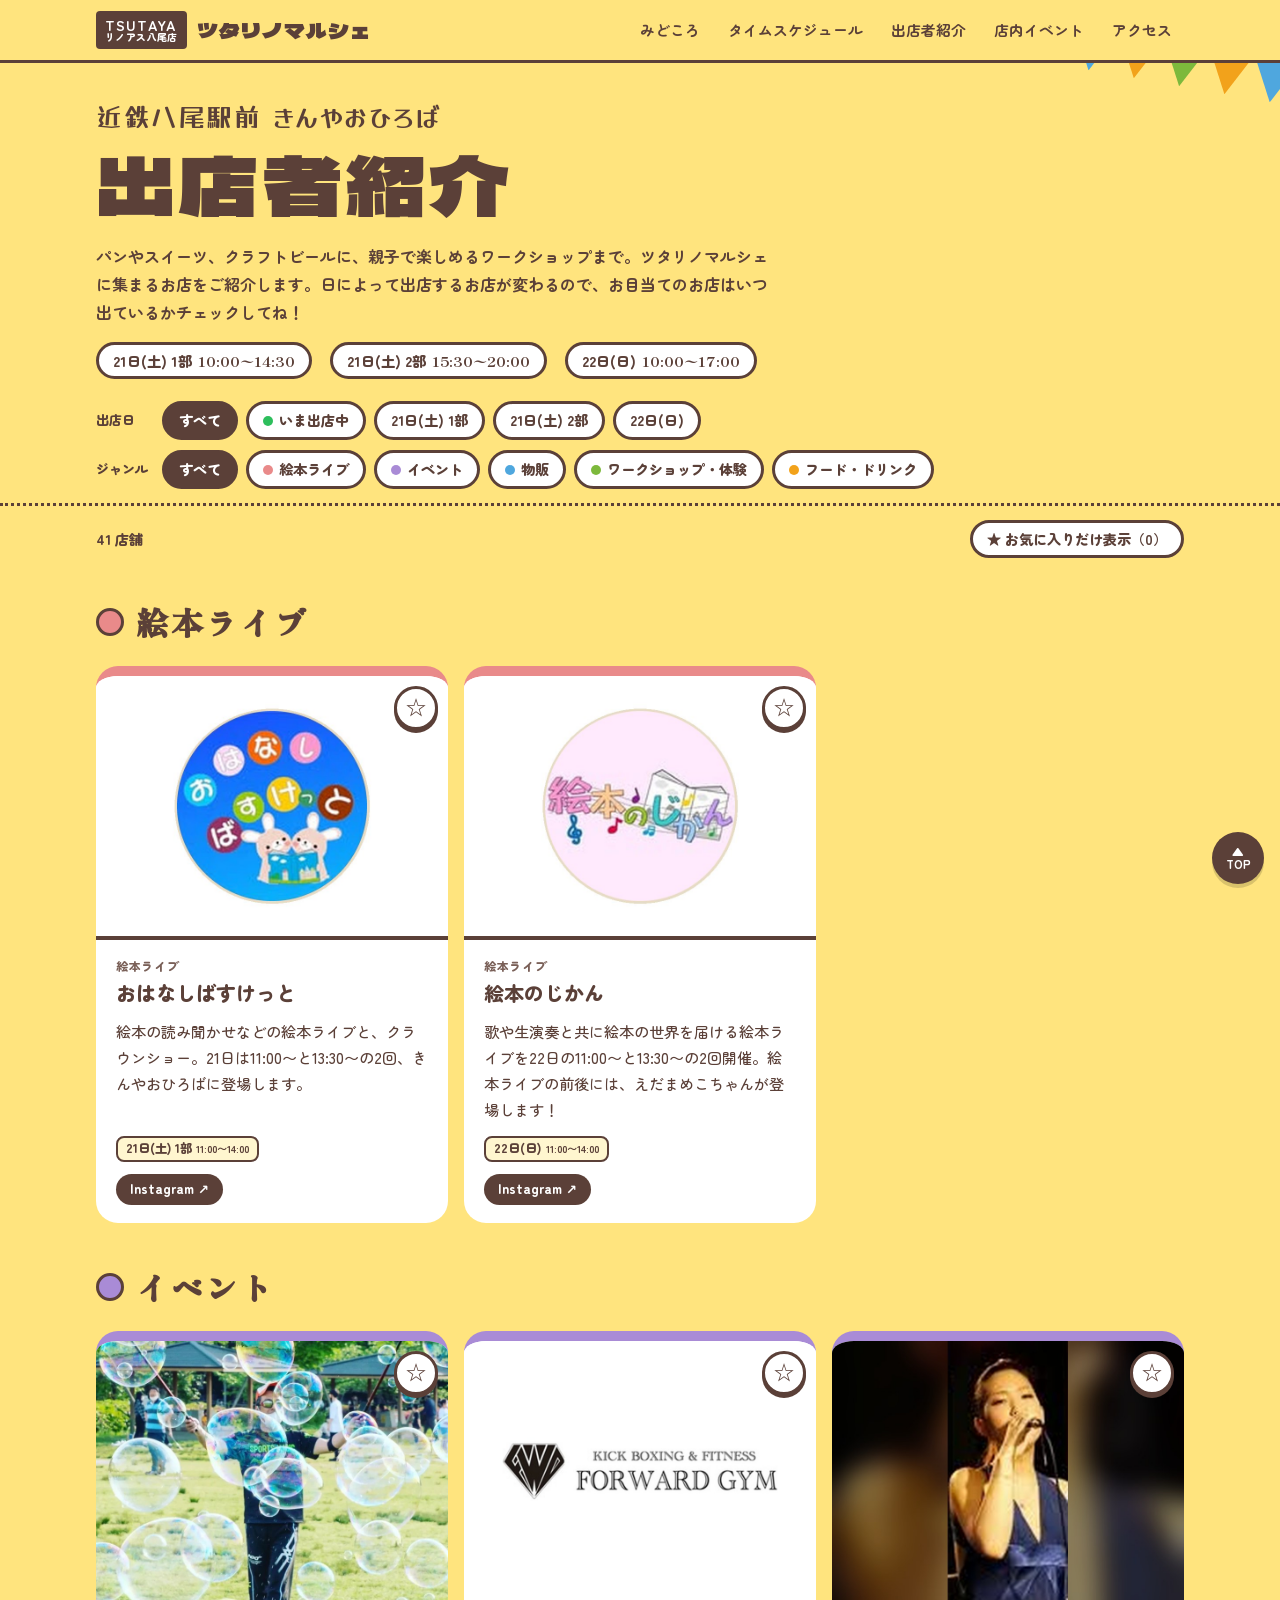
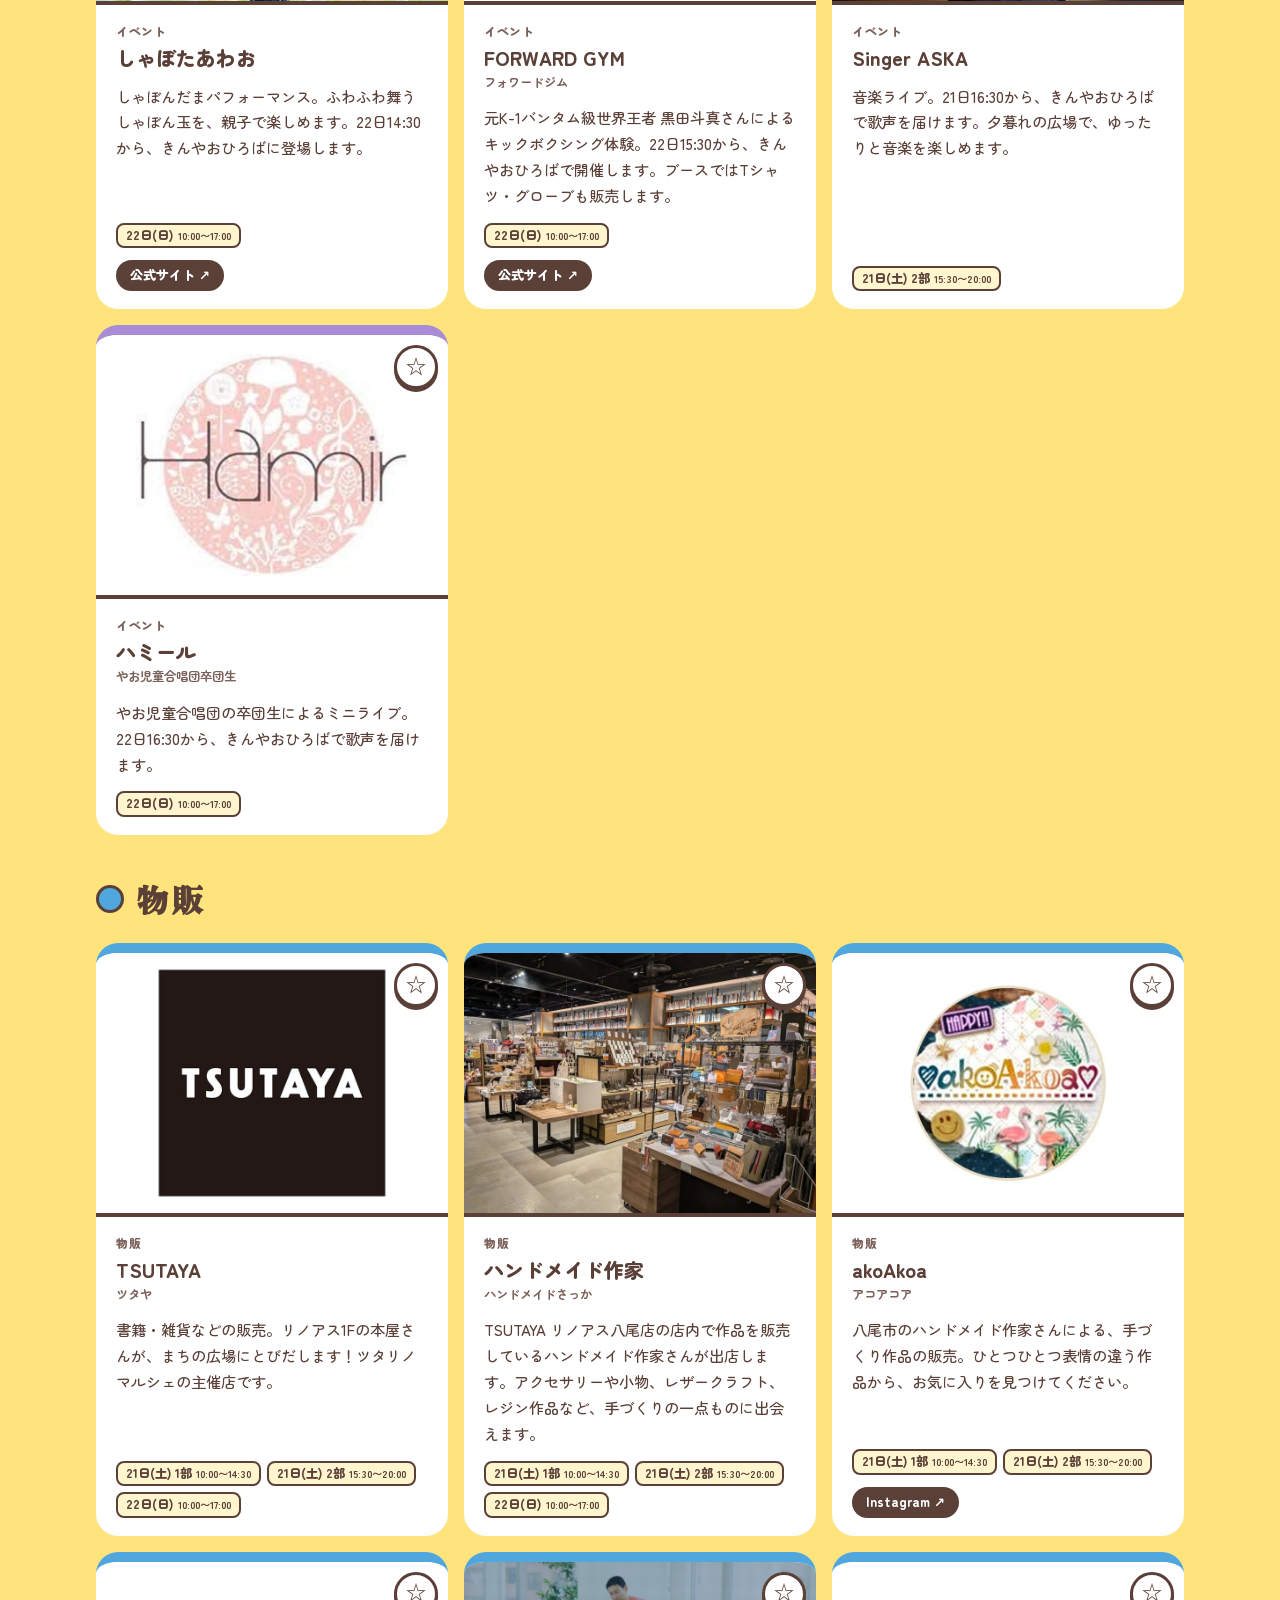
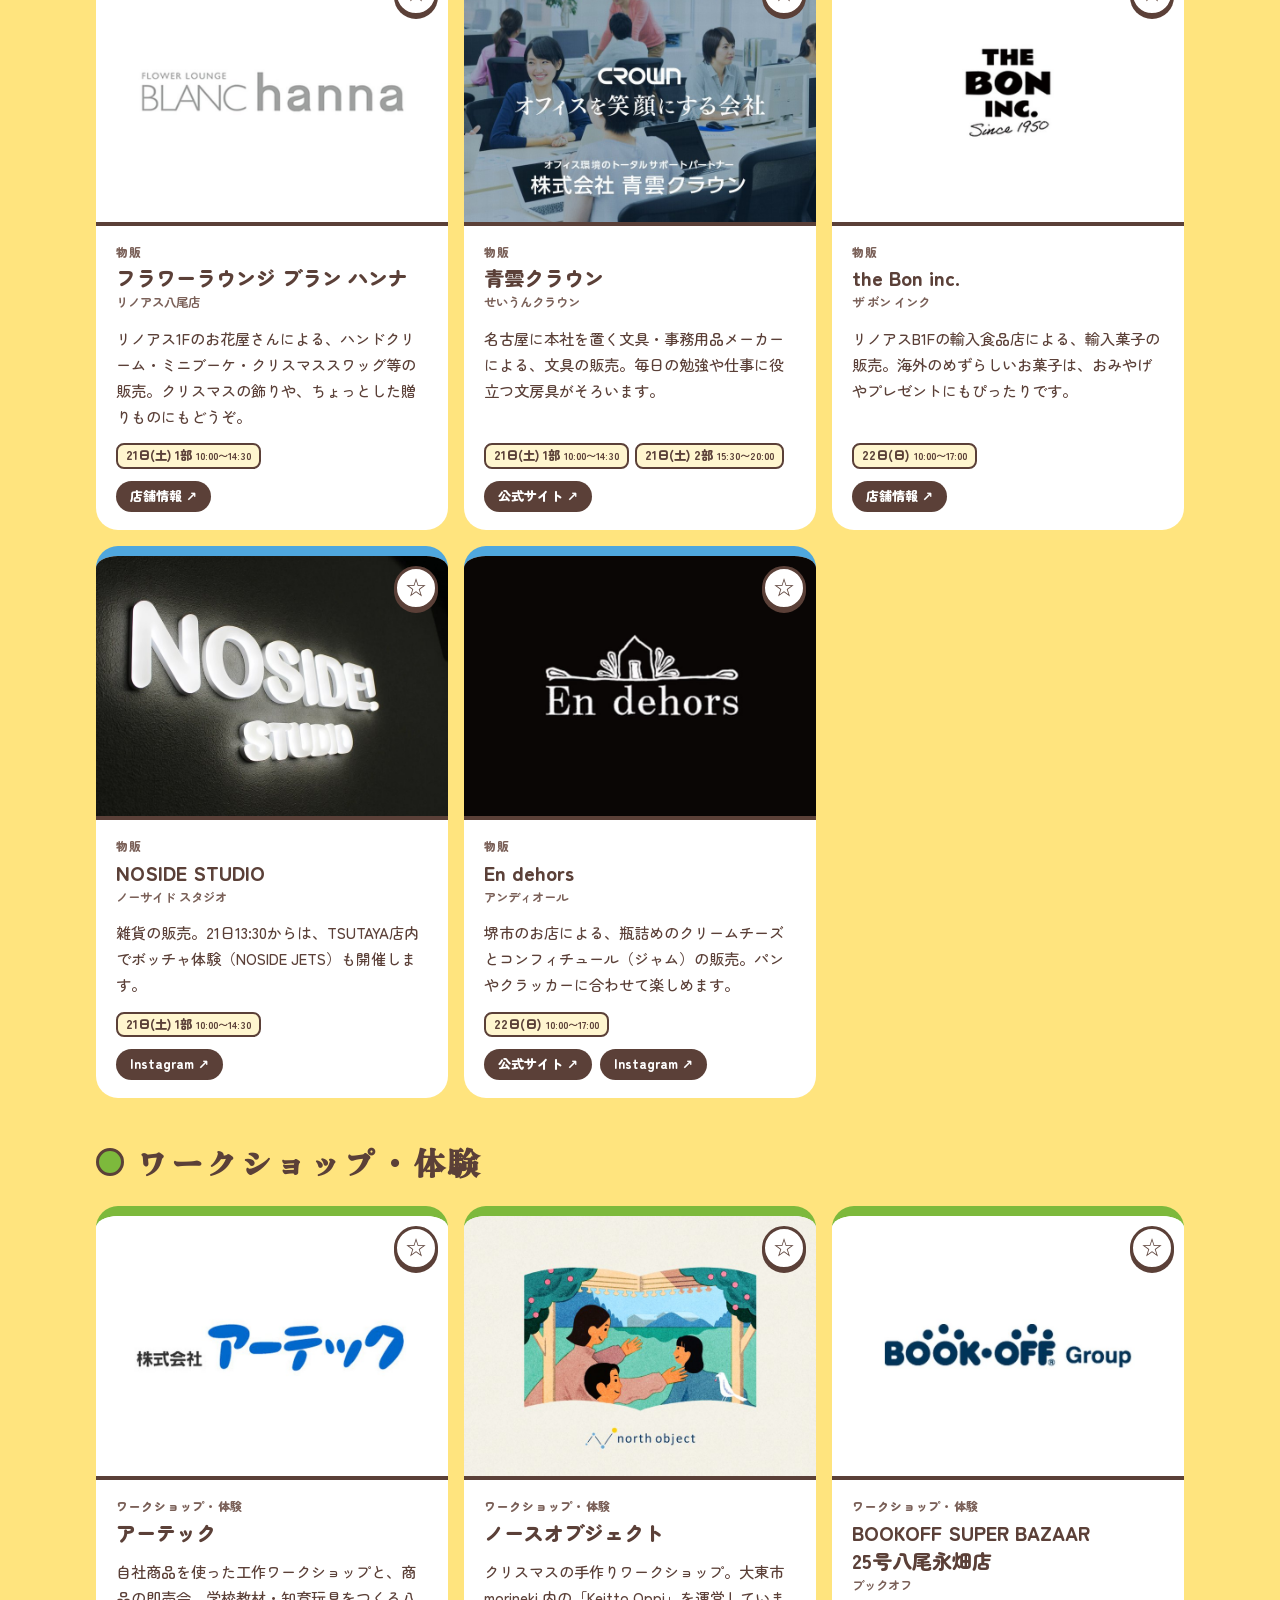
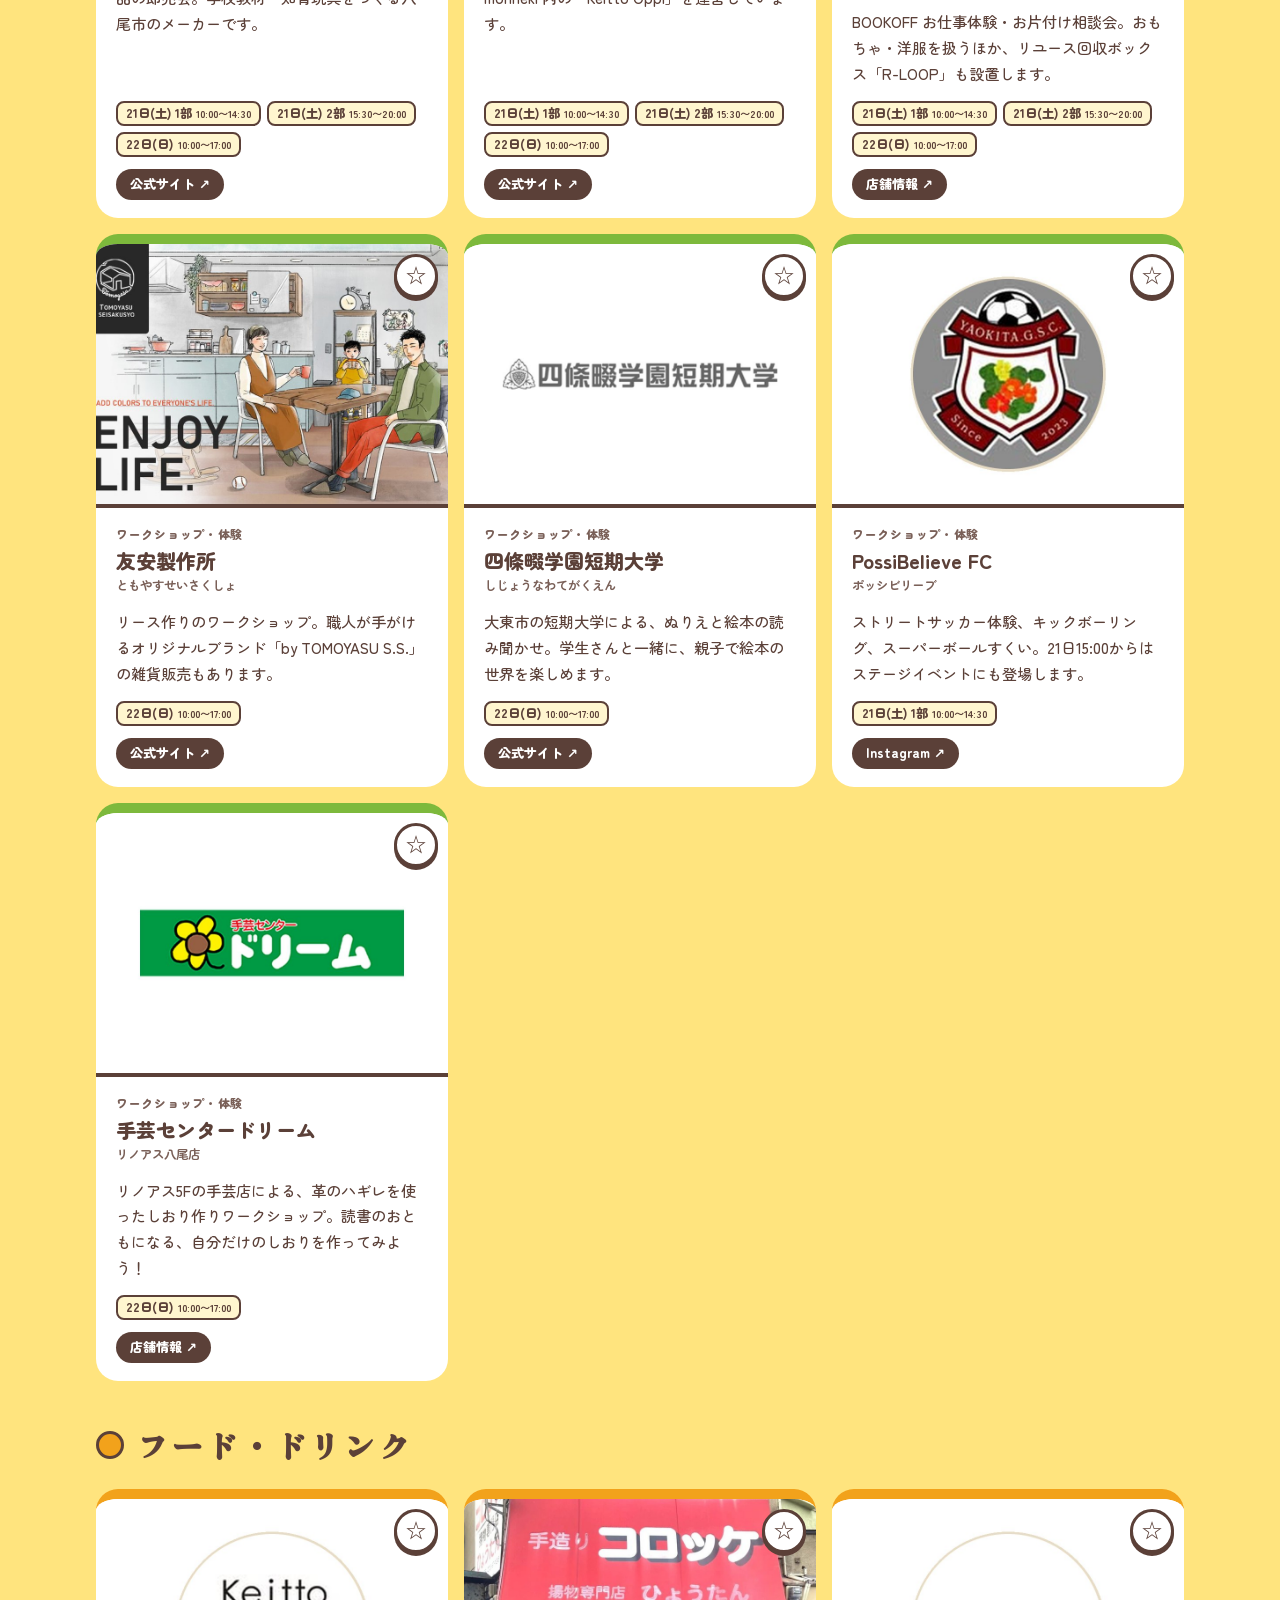
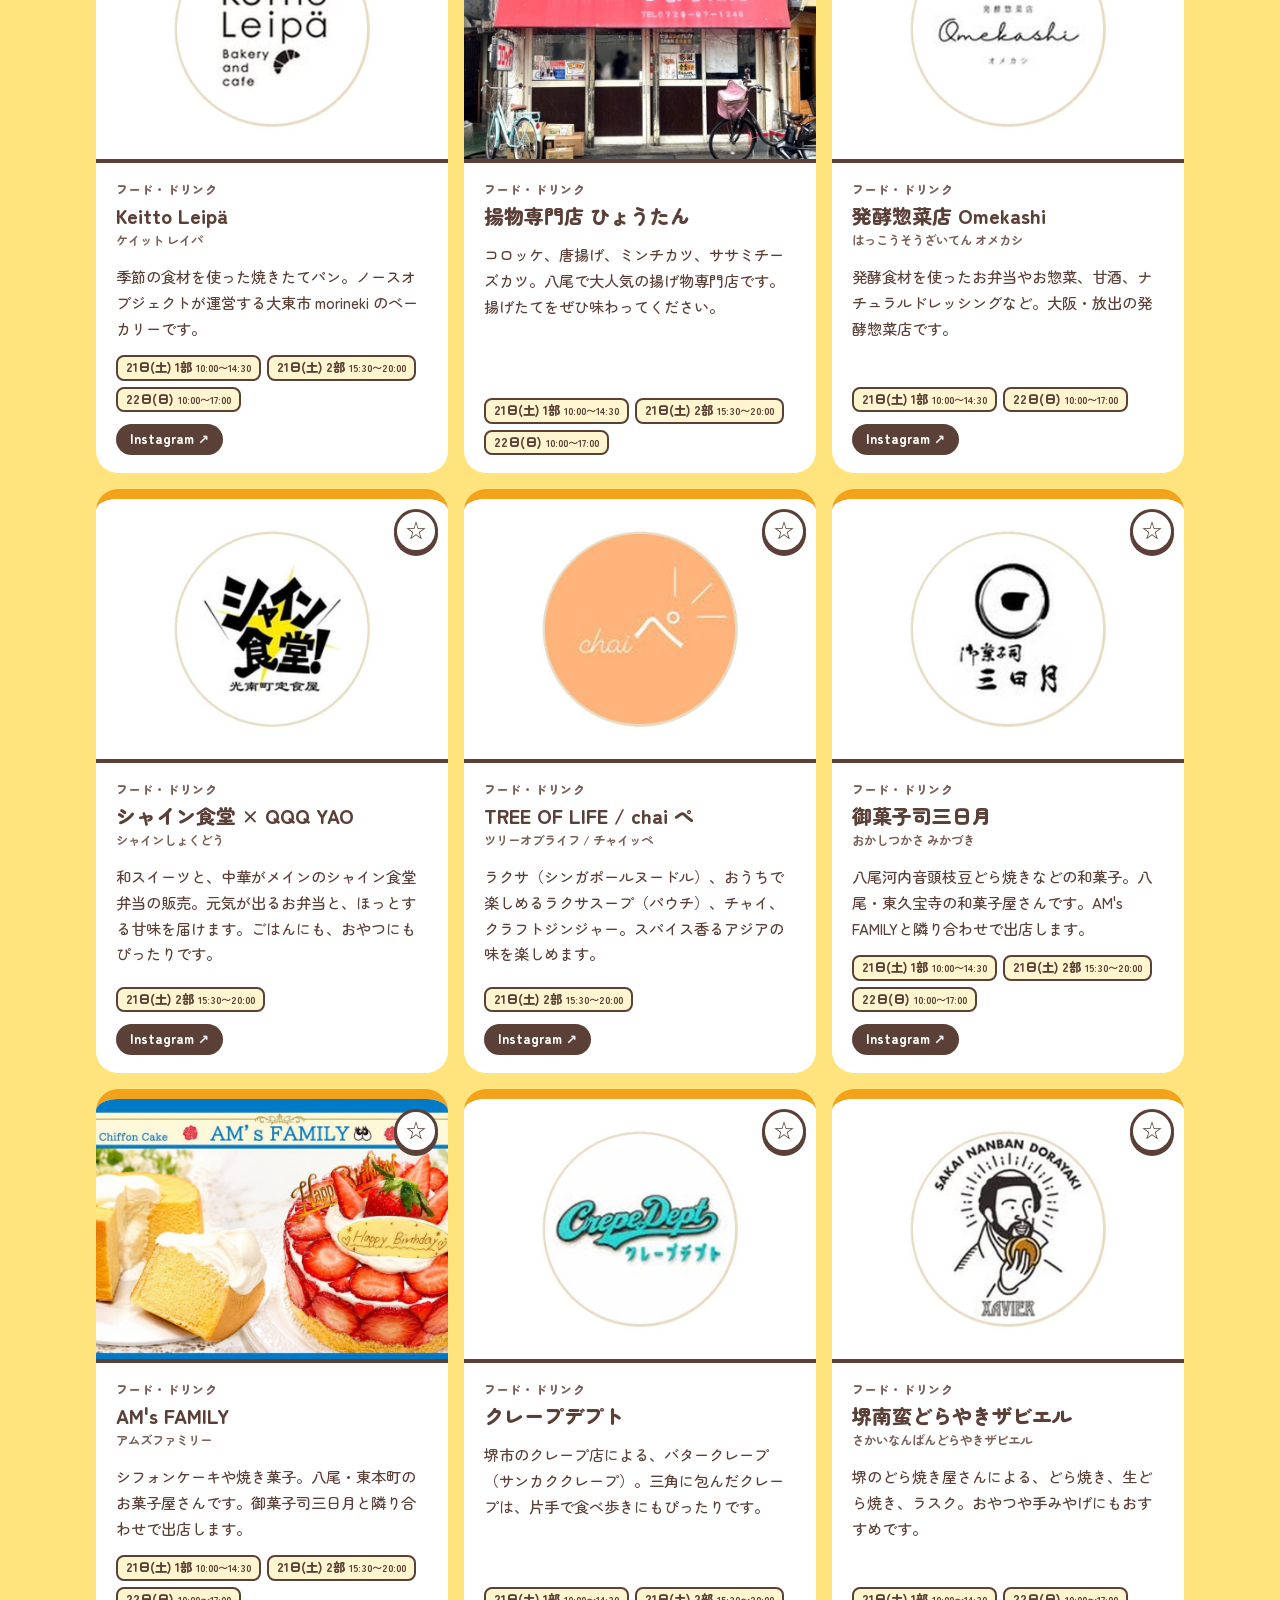
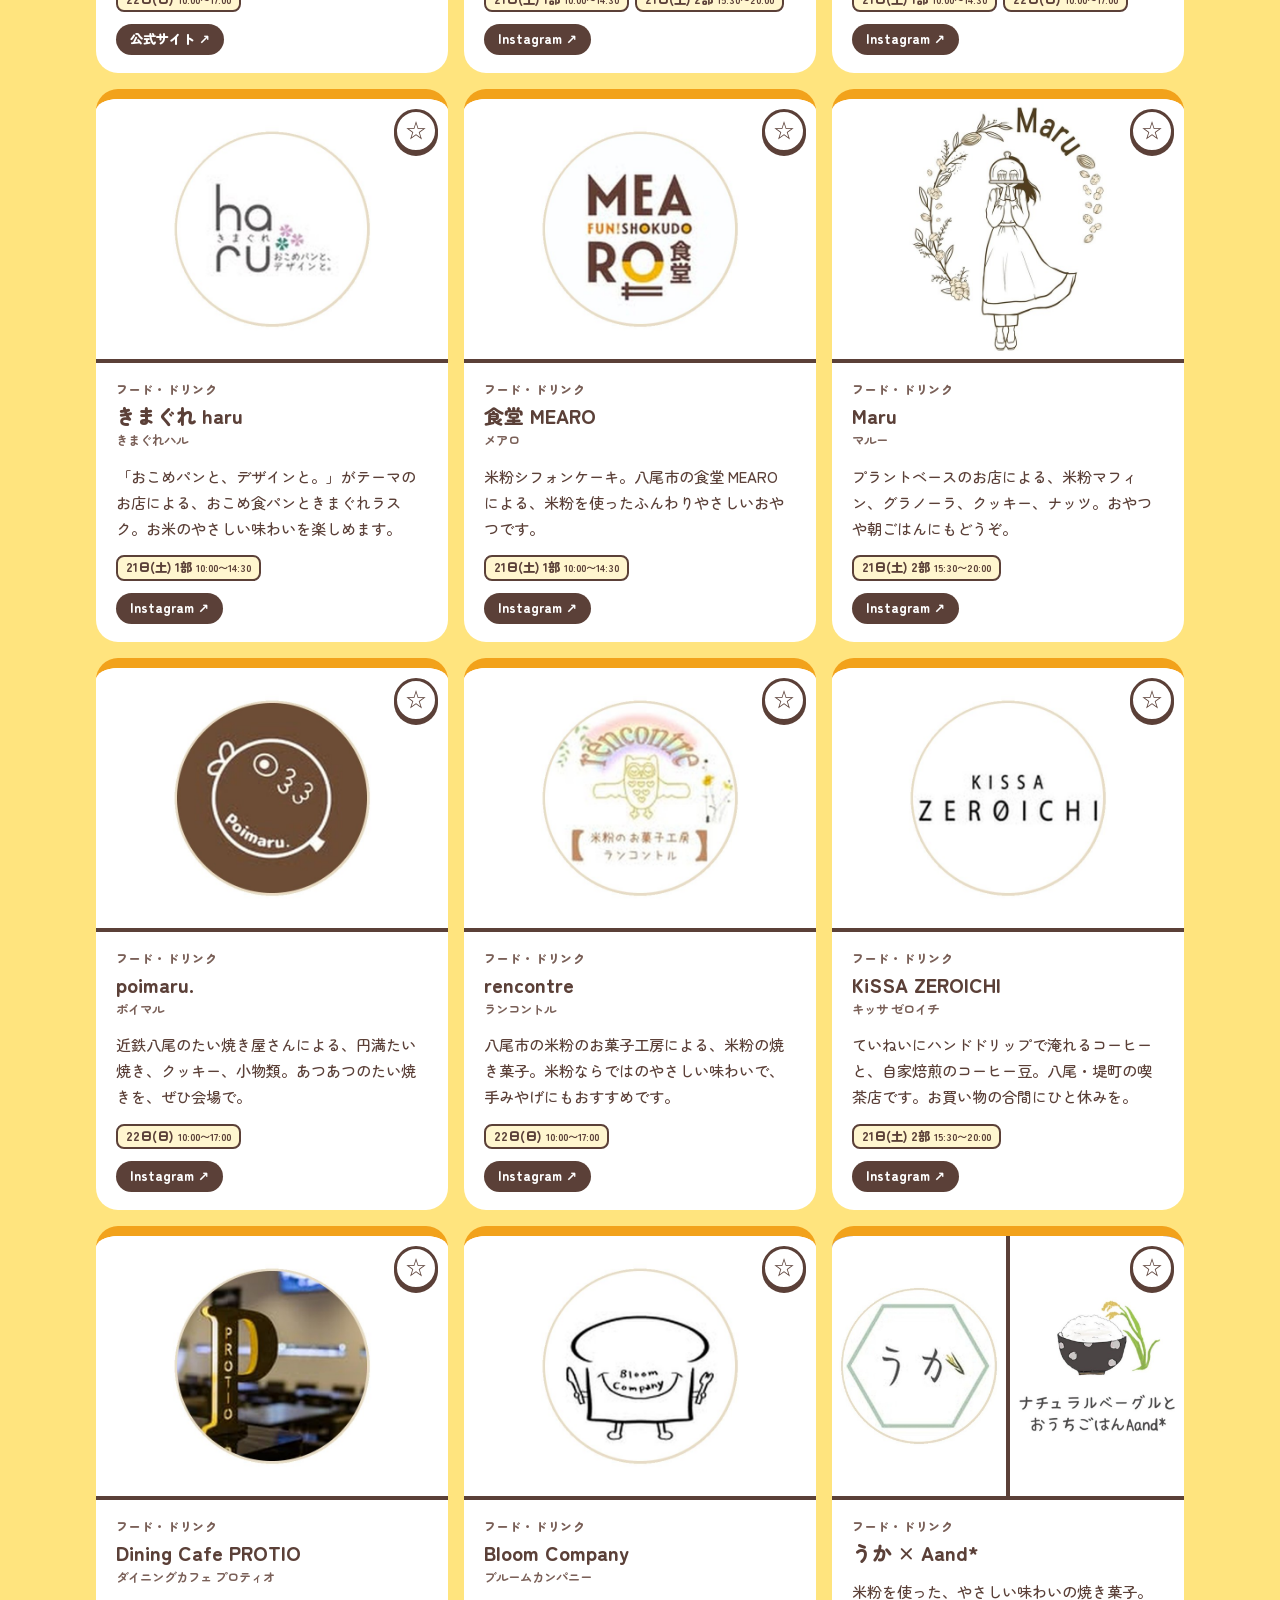
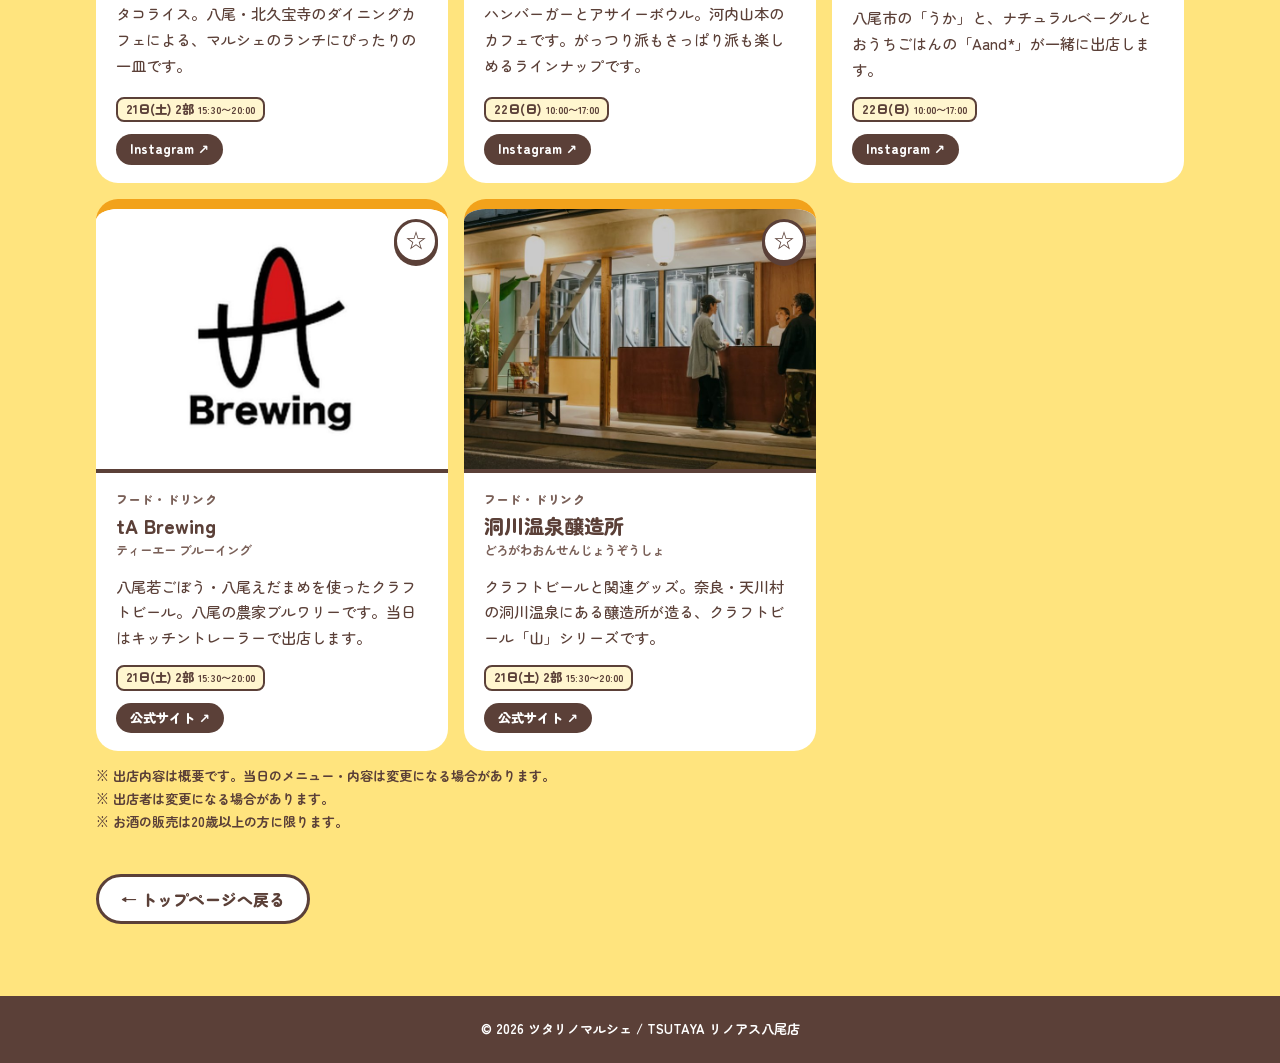
<file: vendors.html>
<!doctype html>
<html lang="ja">
<head>
<meta charset="utf-8">
<meta name="viewport" content="width=device-width,initial-scale=1">
<link rel="manifest" href="manifest.webmanifest">
<meta name="theme-color" content="#5B4038">
<link rel="icon" type="image/png" href="images/icons/icon-192.png">
<link rel="apple-touch-icon" href="images/icons/apple-touch-icon.png">
<meta name="apple-mobile-web-app-title" content="ツタリノ">
<title>出店者紹介｜ツタリノマルシェ</title>
<meta name="description" content="ツタリノマルシェ（2026年11月21日・22日 近鉄八尾駅前 きんやおひろば）に出店するお店・ワークショップの紹介。">
<meta property="og:type" content="website">
<meta property="og:url" content="https://tsutaya-yao.github.io/tsutarino-marche/vendors.html">
<meta property="og:site_name" content="ツタリノマルシェ">
<meta property="og:title" content="出店者紹介｜ツタリノマルシェ 2026.11.21(土)・22(日)">
<meta property="og:description" content="ツタリノマルシェに出店するお店・ワークショップ・ステージの紹介。近鉄八尾駅前 きんやおひろば＆TSUTAYA リノアス八尾店。">
<meta property="og:image" content="https://tsutaya-yao.github.io/tsutarino-marche/images/og.jpg">
<meta name="twitter:card" content="summary_large_image">
<link rel="canonical" href="https://tsutaya-yao.github.io/tsutarino-marche/vendors.html">
<link rel="preconnect" href="https://fonts.googleapis.com">
<link rel="preconnect" href="https://fonts.gstatic.com" crossorigin>
<link rel="stylesheet" href="https://fonts.googleapis.com/css2?family=Dela+Gothic+One&family=Yusei+Magic&family=Zen+Antique&family=Zen+Maru+Gothic:wght@500;700;900&family=Shippori+Mincho+B1:wght@700;800&display=swap">
<link rel="stylesheet" href="style.css?v=20261110d">
<style>
  .page-hero{position:relative;padding:36px 0 8px;overflow:hidden}
  .page-hero .bunting{position:absolute;top:0;right:-20px;transform:rotate(10deg);transform-origin:right top}
  .page-hero .catch{margin:0 0 4px;font-size:clamp(1.1rem,3.6vw,1.6rem)}
  .page-title{
    font-family:"Dela Gothic One",sans-serif;font-weight:400;margin:0;
    font-size:clamp(2.6rem,10vw,5rem);line-height:1.15;letter-spacing:.04em;
  }
  .page-lead{font-weight:700;margin:14px 0 0;max-width:42em}
  .times{display:flex;flex-wrap:wrap;gap:8px 18px;margin:16px 0 0;padding:0;list-style:none;font-weight:900;font-size:.9rem}
  .times li{background:#fff;border:3px solid var(--brown);border-radius:999px;padding:3px 14px}
  .times b{font-family:"Shippori Mincho B1",serif;font-weight:800;margin-left:6px}

  .controls{
    position:sticky;top:63px;z-index:30;background:var(--yellow);
    padding:14px 0 12px;border-bottom:3px dotted var(--brown);
  }
  .controls .row{display:flex;gap:8px;align-items:center;overflow-x:auto;padding-bottom:2px;scrollbar-width:none}
  .controls .row + .row{margin-top:8px}
  .controls .row::-webkit-scrollbar{display:none}
  .controls .lbl{flex:none;font-weight:900;font-size:.82rem;width:4.4em;white-space:nowrap}
  .controls button{
    flex:none;font:inherit;font-weight:900;font-size:.88rem;cursor:pointer;white-space:nowrap;
    border:3px solid var(--brown);background:#fff;color:var(--brown);border-radius:999px;padding:4px 14px;
  }
  .controls button[aria-pressed="true"]{background:var(--brown);color:#fff}
  .controls button .sw{display:inline-block;width:10px;height:10px;border-radius:50%;margin-right:6px;vertical-align:0}
  .count{font-weight:900;font-size:.88rem;margin:14px 0 0}

  .genre-block{margin-top:36px}
  .genre-block[hidden]{display:none}
  .genre-title{display:flex;align-items:center;gap:12px;margin:0 0 16px;font-family:"Zen Antique",serif;font-size:clamp(1.5rem,4.4vw,2rem);letter-spacing:.08em}
  .genre-title::before{content:"";width:22px;height:22px;border-radius:50%;border:3px solid var(--brown);background:var(--gc)}
  .vcards{display:grid;grid-template-columns:repeat(auto-fill,minmax(300px,1fr));gap:16px}
  @media(max-width:400px){.vcards{grid-template-columns:1fr}}
  .vcard{
    background:#fff;border-radius:22px;padding:0 20px 18px;display:flex;flex-direction:column;
    border-top:10px solid var(--gc);scroll-margin-top:170px;overflow:hidden;
  }
  .vcard .photo{
    position:relative;margin:0 -20px 16px;aspect-ratio:4/3;background:var(--gc);overflow:hidden;
    border-bottom:4px solid var(--brown);
  }
  .vcard .photo img{width:100%;height:100%;object-fit:cover}
  .vcard .photo .ph{
    position:absolute;inset:0;display:grid;place-items:center;align-content:center;gap:4px;color:#fff;
    background-image:radial-gradient(rgba(255,255,255,.28) 2px,transparent 2.5px);background-size:16px 16px;
  }
  .vcard .photo .ph b{
    font-family:"Dela Gothic One",sans-serif;font-weight:400;font-size:3.4rem;line-height:1;
    color:#fff;text-shadow:3px 3px 0 var(--brown);
  }
  .vcard .photo .ph span{
    font-size:.78rem;font-weight:900;background:var(--brown);border-radius:999px;padding:2px 12px;
  }
  .vcard .photo.has-img .ph{display:none}
  /* 写真2枚：左右に並べ、間に細い線 */
  .vcard .photo.multi{display:flex;gap:4px;background:var(--brown)}
  .vcard .photo.multi img{flex:1;min-width:0;background:#fff;object-fit:contain}
  .vcard[hidden]{display:none}
  .vcard:target{outline:4px solid var(--brown);outline-offset:3px}
  .vcard .gname{font-size:.74rem;font-weight:900;color:var(--brown-soft);letter-spacing:.06em}
  .vcard h3{margin:2px 0 0;font-size:1.25rem;font-weight:900;line-height:1.4}
  .vcard .kana{font-size:.78rem;font-weight:700;color:var(--brown-soft);margin:0}
  .vcard .desc{margin:12px 0 14px;font-size:.95rem;line-height:1.7}
  .vcard .desc.tbd{color:var(--brown-soft);font-size:.88rem}
  .vcard .when{display:flex;flex-wrap:wrap;gap:6px;margin-top:auto}
  .vcard .when span{
    background:var(--yellow-row);border:2px solid var(--brown);border-radius:8px;
    font-size:.78rem;font-weight:900;padding:2px 8px;line-height:1.4;
  }
  .vcard .when span small{font-weight:700;margin-left:4px}
  .vcard .links{display:flex;flex-wrap:wrap;gap:8px;margin-top:12px}
  .vcard .links a{
    font-size:.82rem;font-weight:900;text-decoration:none;background:var(--brown);color:#fff;
    border-radius:999px;padding:4px 14px;
  }
  .vcard .links a::after{content:" ↗"}
  .empty{font-weight:900;text-align:center;padding:40px 0}
  .back{display:inline-block;margin:40px 0 72px;font-weight:900;text-decoration:none;background:#fff;border:3px solid var(--brown);border-radius:999px;padding:8px 22px}
  /* ★お気に入り・いま出店中 */
  .vcard{position:relative}
  .fav-btn{
    position:absolute;right:10px;top:10px;z-index:2;width:44px;height:44px;border-radius:50%;
    border:3px solid var(--brown);background:#fff;color:var(--brown);font-size:1.4rem;line-height:1;cursor:pointer;
    display:grid;place-items:center;box-shadow:0 3px 0 var(--brown);
  }
  .fav-btn[aria-pressed="true"]{background:var(--orange);color:#fff}
  .count-row{display:flex;align-items:center;justify-content:space-between;gap:10px;flex-wrap:wrap;margin-top:14px}
  .count-row .count{margin:0}
  .fav-only{
    font:inherit;font-weight:900;font-size:.88rem;cursor:pointer;border:3px solid var(--brown);
    background:#fff;color:var(--brown);border-radius:999px;padding:4px 14px;
  }
  .fav-only[aria-pressed="true"]{background:var(--orange);color:#fff}
  .controls .now-btn{display:inline-flex;align-items:center;gap:6px}
  .controls .now-btn .live-dot{width:10px;height:10px}
</style>
</head>
<body>

<header class="site-head">
  <div class="wrap">
    <a class="brand" href="index.html">
      <span class="brand-tag"><b>TSUTAYA</b>リノアス八尾店</span>
      <span class="brand-name">ツタリノマルシェ</span>
    </a>
    <button class="menu-btn" aria-expanded="false" aria-controls="nav">MENU</button>
    <nav class="nav" id="nav">
      <a href="index.html#pickup">みどころ</a>
      <a href="index.html#schedule">タイムスケジュール</a>
      <a href="vendors.html">出店者紹介</a>
      <a href="index.html#instore">店内イベント</a>
      <a href="index.html#access">アクセス</a>
    </nav>
  </div>
</header>

<main id="top">
  <div class="page-hero">
    <div class="bunting" aria-hidden="true"><i></i><i></i><i></i><i></i><i></i><i></i></div>
    <div class="wrap">
      <p class="catch">近鉄八尾駅前 きんやおひろば</p>
      <h1 class="page-title">出店者紹介</h1>
      <p class="page-lead">パンやスイーツ、クラフトビールに、親子で楽しめるワークショップまで。ツタリノマルシェに集まるお店をご紹介します。日によって出店するお店が変わるので、お目当てのお店はいつ出ているかチェックしてね！</p>
      <ul class="times" id="times"></ul>
    </div>
  </div>

  <div class="controls">
    <div class="wrap">
      <div class="row" role="group" aria-label="出店日で絞り込み" id="dayFilter">
        <span class="lbl">出店日</span>
        <button aria-pressed="true" data-day="all">すべて</button>
      </div>
      <div class="row" role="group" aria-label="ジャンルで絞り込み" id="genreFilter">
        <span class="lbl">ジャンル</span>
        <button aria-pressed="true" data-genre="all">すべて</button>
      </div>
    </div>
  </div>

  <div class="wrap">
    <div class="count-row"><p class="count" id="count"><span id="countNum"></span></p><button class="fav-only" id="favOnly" type="button" aria-pressed="false">★ お気に入りだけ表示（<b>0</b>）</button></div>
    <div id="list"></div>
    <p class="empty" id="empty" hidden>条件に合うお店がありません。</p>
    <p class="notes">※ 出店内容は概要です。当日のメニュー・内容は変更になる場合があります。<br>※ 出店者は変更になる場合があります。<br>※ お酒の販売は20歳以上の方に限ります。</p>
    <a class="back" href="index.html">← トップページへ戻る</a>
  </div>
</main>

<footer>© 2026 ツタリノマルシェ / TSUTAYA リノアス八尾店</footer>
<a class="to-top" href="#top" aria-label="ページの先頭へ">▲<br>TOP</a>

<script src="vendors-data.js?v=20261111d"></script>
<script src="live.js?v=20261109a"></script>
<script>
const esc = s => s.replace(/[&<>"]/g, c => ({ "&": "&amp;", "<": "&lt;", ">": "&gt;", '"': "&quot;" }[c]));

// ---- 時間帯の表示・フィルタボタン ----
document.getElementById("times").innerHTML =
  PARTS.map(p => `<li>${p.label}<b>${p.time}</b></li>`).join("");
const dayFilter = document.getElementById("dayFilter");
dayFilter.insertAdjacentHTML("beforeend", `<button aria-pressed="false" data-day="now" class="now-btn"><span class="live-dot"></span>いま出店中</button>`);
PARTS.forEach((p, i) => dayFilter.insertAdjacentHTML("beforeend", `<button aria-pressed="false" data-day="${i}">${p.label}</button>`));
const genreFilter = document.getElementById("genreFilter");
Object.entries(GENRES).forEach(([k, g]) => genreFilter.insertAdjacentHTML("beforeend",
  `<button aria-pressed="false" data-genre="${k}"><span class="sw" style="background:${g.color}"></span>${g.name}</button>`));

// ---- ジャンルごとにまとめてカードを描画（左右の列に分かれたジャンルは1つにまとめる） ----
const byGenre = {};
VENDOR_GROUPS.forEach(g => (byGenre[g.genre] ||= []).push(...g.items.filter(v => !v.alias)));
const list = document.getElementById("list");
Object.entries(byGenre).forEach(([key, items]) => {
  const g = GENRES[key];
  const cards = items.map(v => {
    // hours があれば、部の時間ではなくその時間を表示（例：絵本ライブ 11:00〜14:00）
    const when = v.days.map((d, i) => d ? `<span>${PARTS[i].label}<small>${v.hours || PARTS[i].time}</small></span>` : "").join("");
    const links = (v.links || []).map(([t, u]) => `<a href="${esc(u)}" target="_blank" rel="noopener">${esc(t)}</a>`).join("");
    const desc = v.desc
      ? `<p class="desc">${esc(v.desc)}</p>`
      : `<p class="desc tbd">出店内容は近日公開予定です。</p>`;
    // 写真は images/vendors/<id>.jpg に置くと表示される（ない間は「写真準備中」）。photos で2枚並べることもできる
    const photos = v.photos || [v.photo || `images/vendors/${v.id}.jpg`];
    const on = Live.fav.has(v.id);
    return `<article class="vcard" id="${v.id}" data-days="${v.days.join("")}" style="--gc:${g.color}">
      <button class="fav-btn" type="button" data-fav="${v.id}" aria-pressed="${on}" aria-label="${esc(v.name)}をお気に入りに${on ? "登録済み" : "追加"}">${on ? "★" : "☆"}</button>
      <div class="photo${photos.length > 1 ? " multi" : ""}">
        ${photos.map(src => `<img src="${esc(src)}" alt="${esc(v.name)}" loading="lazy"
          onload="this.parentNode.classList.add('has-img')" onerror="this.remove()">`).join("")}
        <div class="ph"><b>${esc([...v.name][0])}</b><span>写真準備中</span></div>
      </div>
      <span class="gname">${g.name}</span>
      <h3>${v.lines ? v.lines.map(l => `<span class="nw">${esc(l)}</span>`).join(" ") : esc(v.name)}</h3>
      ${v.kana ? `<p class="kana">${esc(v.kana)}</p>` : ""}
      ${desc}
      <div class="when">${when}</div>
      ${links ? `<div class="links">${links}</div>` : ""}
    </article>`;
  }).join("");
  list.insertAdjacentHTML("beforeend",
    `<div class="genre-block" data-genre="${key}" style="--gc:${g.color}">
      <h2 class="genre-title"><span>${g.lines ? g.lines.map(l => `<span class="nw">${l}</span>`).join("") : g.name}</span></h2>
      <div class="vcards">${cards}</div>
    </div>`);
});

// ---- 絞り込み ----
let day = "all", genre = "all", onlyFav = false;
function apply() {
  let n = 0;
  // 「いま出店中」は、いまの時刻から部を決める（営業時間外は 0 件）
  const dayIdx = day === "now" ? Live.currentPart() : day;
  list.querySelectorAll(".genre-block").forEach(block => {
    let shown = 0;
    const genreOk = genre === "all" || block.dataset.genre === genre;
    block.querySelectorAll(".vcard").forEach(c => {
      const ok = genreOk && (day === "all" || (dayIdx >= 0 && c.dataset.days[dayIdx] === "1")) && (!onlyFav || Live.fav.has(c.id));
      c.hidden = !ok;
      if (ok) shown++;
    });
    block.hidden = shown === 0;
    n += shown;
  });
  document.getElementById("countNum").textContent = `${n} 店舗`;
  const empty = document.getElementById("empty");
  empty.hidden = n > 0;
  empty.textContent = onlyFav && Live.fav.size() === 0 ? "まだお気に入りがありません。気になるお店の ☆ をタップしてください。"
    : day === "now" && dayIdx < 0 ? nowClosedMsg()
    : "条件に合うお店がありません。";
}
function bind(group, attr, set) {
  group.addEventListener("click", e => {
    const b = e.target.closest("button");
    if (!b) return;
    group.querySelectorAll("button").forEach(x => x.setAttribute("aria-pressed", x === b));
    set(b.dataset[attr]);
    apply();
  });
}
bind(dayFilter, "day", v => day = v);
bind(genreFilter, "genre", v => genre = v);

// 営業時間外に「いま出店中」を押したときの案内
function nowClosedMsg() {
  const st = Live.status();
  if (st.state === "before" || st.state === "before-today") return "いまは開催前です。11/21(土) 10:00 から、出店中のお店がここに表示されます。";
  if (st.state === "after") return "ツタリノマルシェは終了しました。ご来場ありがとうございました！";
  return `いまは出店時間外です。次は ${PARTS[st.next].label}（${PARTS[st.next].time}）です。`;
}

// ★ お気に入り
list.addEventListener("click", e => {
  const b = e.target.closest(".fav-btn");
  if (!b) return;
  const on = Live.fav.toggle(b.dataset.fav);
  b.setAttribute("aria-pressed", on);
  b.setAttribute("aria-label", b.getAttribute("aria-label").replace(/(登録済み|追加)$/, on ? "登録済み" : "追加"));
  b.textContent = on ? "★" : "☆";
  updateFavBtn();
  if (onlyFav) apply();
});
const favBtn = document.getElementById("favOnly");
function updateFavBtn() { favBtn.querySelector("b").textContent = Live.fav.size(); }
favBtn.addEventListener("click", () => {
  onlyFav = !onlyFav;
  favBtn.setAttribute("aria-pressed", onlyFav);
  apply();
});
updateFavBtn();

// トップの「いま出店中のお店を見る」から来たとき
if (new URLSearchParams(location.search).get("show") === "now") dayFilter.querySelector('[data-day="now"]').click();
apply();

// ---- メニュー ----
const menuBtn = document.querySelector(".menu-btn"), nav = document.getElementById("nav");
menuBtn.addEventListener("click", () => {
  const open = nav.classList.toggle("open");
  menuBtn.setAttribute("aria-expanded", open);
});
</script>
</body>
</html>
</file>
<file: style.css>
:root{
    --yellow:#FFE47E;
    --yellow-soft:#FFF1B8;
    --yellow-row:#FFF6CF;
    --brown:#5B4038;
    --brown-soft:#7A6058;
    --white:#FFFFFF;
    --green:#7DB93C;
    --green-deep:#2F6B4A;
    --orange:#F2A21B;
    --blue:#4FA7DE;
    --red:#D9532F;
    --radius:28px;
  }
  *{box-sizing:border-box}
  html{scroll-behavior:smooth;scroll-padding-top:72px}
  body{
    margin:0;background:var(--yellow);color:var(--brown);
    font-family:"Zen Maru Gothic","Hiragino Maru Gothic ProN",system-ui,sans-serif;
    font-weight:500;line-height:1.75;-webkit-font-smoothing:antialiased;overflow-x:hidden;
  }
  img{max-width:100%;display:block}
  a{color:inherit}
  .wrap{max-width:1120px;margin-inline:auto;padding-inline:16px}
  .serif{font-family:"Shippori Mincho B1",serif;font-weight:800}
  .antique{font-family:"Zen Antique",serif}

  /* ---------- bunting ---------- */
  .bunting{display:flex;gap:0;pointer-events:none}
  .bunting i{
    width:46px;height:44px;flex:none;
    clip-path:polygon(0 0,100% 0,50% 100%);
  }
  .bunting i:nth-child(4n+1){background:var(--orange)}
  .bunting i:nth-child(4n+2){background:var(--blue)}
  .bunting i:nth-child(4n+3){background:var(--orange)}
  .bunting i:nth-child(4n+4){background:var(--green)}

  /* ---------- header ---------- */
  .site-head{
    position:sticky;top:0;z-index:50;background:var(--yellow);
    border-bottom:3px solid var(--brown);
  }
  .site-head .wrap{display:flex;align-items:center;justify-content:space-between;height:60px;gap:12px}
  .brand{display:flex;align-items:center;gap:10px;text-decoration:none}
  .brand-tag{
    background:var(--brown);color:#fff;font-weight:900;line-height:1.1;
    font-size:.62rem;padding:6px 9px;border-radius:4px;letter-spacing:.04em;
  }
  .brand-tag b{display:block;font-size:.9rem;letter-spacing:.08em}
  .brand-name{font-family:"Dela Gothic One",sans-serif;font-size:1.3rem;letter-spacing:.04em;white-space:nowrap}
  @media(max-width:480px){.brand-name{font-size:1.05rem}.brand-tag{font-size:.55rem;white-space:nowrap}}
  .nav{display:flex;gap:4px}
  .nav a{
    text-decoration:none;font-weight:700;font-size:.92rem;padding:6px 12px;border-radius:999px;
  }
  .nav a:hover{background:var(--brown);color:#fff}
  .menu-btn{display:none;background:var(--brown);color:#fff;border:0;border-radius:999px;
    font:inherit;font-weight:700;padding:6px 16px;cursor:pointer}
  @media(max-width:860px){
    .menu-btn{display:block}
    .nav{
      display:none;position:absolute;top:63px;left:0;right:0;flex-direction:column;
      background:var(--yellow);border-bottom:3px solid var(--brown);padding:8px 16px 16px;
    }
    .nav.open{display:flex}
    .nav a{padding:12px 14px;font-size:1rem}
  }

  /* ---------- hero ---------- */
  .hero{position:relative;padding:28px 0 40px;overflow:hidden}
  .hero .bunting.tr{position:absolute;top:0;right:-20px;transform:rotate(14deg);transform-origin:right top}
  .catch{
    font-family:"Yusei Magic",sans-serif;font-size:clamp(1.5rem,5vw,3rem);
    margin:12px 0 18px;letter-spacing:.06em;line-height:1.3;
  }
  .book{position:relative;padding:clamp(48px,8vw,90px) clamp(16px,5vw,64px) clamp(56px,9vw,100px)}
  .book svg.bg{position:absolute;inset:0;width:100%;height:100%;z-index:0}
  .book > *:not(.bg){position:relative;z-index:1}
  .title{
    font-family:"Dela Gothic One",sans-serif;font-weight:400;margin:0;
    font-size:clamp(2.6rem,17vw,11.5rem);line-height:1.02;letter-spacing:.04em;
    text-align:center;
  }
  .title span{display:block;white-space:nowrap}
  .title span:first-child{transform:rotate(-2deg)}
  .hero-illust{position:absolute;z-index:2}
  .hero-illust.book-man{right:5%;top:2%;width:clamp(60px,10vw,120px)}
  .hero-illust.family{left:2%;bottom:6%;width:clamp(60px,11vw,130px)}

  .hero-info{
    display:grid;grid-template-columns:1.1fr 1fr;gap:24px;align-items:center;margin-top:28px;
  }
  @media(max-width:760px){.hero-info{grid-template-columns:1fr}}
  .stall{width:100%;max-width:520px;margin-inline:auto}
  .info-rows{display:grid;gap:18px}
  .info-row{display:flex;gap:14px;align-items:flex-start}
  .badge-circle{
    flex:none;width:64px;height:64px;border-radius:50%;background:var(--brown);color:#fff;
    display:grid;place-items:center;font-weight:900;font-size:1.05rem;
  }
  .date-big{font-size:clamp(2.6rem,8vw,4.4rem);line-height:1;margin:0;letter-spacing:-.01em;white-space:nowrap}
  .date-big small{font-size:.38em;vertical-align:.2em}
  .date-big .yr{display:block;font-size:.34em;margin-left:1.2em;margin-bottom:2px}
  .date-big .wk{font-size:.42em}
  .time-line{font-weight:900;font-size:clamp(.95rem,2.6vw,1.12rem);margin:10px 0 0}
  .time-line span{white-space:nowrap;margin-right:1em}
  .place{font-weight:900;font-size:clamp(1.15rem,3.4vw,1.6rem);line-height:1.45;margin:6px 0 0}
  .countdown{
    display:inline-flex;align-items:baseline;gap:8px;margin-top:6px;justify-self:start;
    background:#fff;border:4px solid var(--brown);border-radius:999px;padding:6px 28px 8px;
    font-weight:900;font-size:clamp(1.1rem,3.2vw,1.4rem);box-shadow:0 5px 0 var(--brown);
  }
  .countdown b{font-family:"Shippori Mincho B1",serif;font-size:2.6em;line-height:.9;color:var(--red)}

  /* ---------- section ---------- */
  section{padding:56px 0}
  .sec-title{
    font-family:"Zen Antique",serif;font-size:clamp(1.8rem,5vw,2.6rem);
    margin:0 0 24px;letter-spacing:.08em;display:flex;align-items:center;gap:14px;flex-wrap:wrap;
  }
  .sec-title small{
    font-family:"Zen Maru Gothic",sans-serif;font-size:.9rem;font-weight:900;letter-spacing:.1em;
    background:var(--brown);color:#fff;padding:3px 12px;border-radius:6px;
  }
  .card{background:#fff;border-radius:var(--radius);padding:clamp(20px,4vw,36px)}

  /* ---------- highlights ---------- */
  .pick-grid{display:grid;grid-template-columns:1.25fr 1fr;gap:22px}
  @media(max-width:860px){.pick-grid{grid-template-columns:1fr}}
  /* ---- みどころ左側：3つの目玉カード ---- */
  .features{display:grid;gap:26px}
  .feature{
    position:relative;border:4px solid var(--brown);box-shadow:7px 7px 0 var(--brown);
    padding-top:clamp(44px,6vw,52px);overflow:hidden;
  }
  .feat-no{
    position:absolute;left:0;top:0;z-index:2;background:var(--brown);color:#fff;font-weight:900;
    font-size:.78rem;letter-spacing:.12em;padding:6px 16px 6px 18px;border-radius:0 0 18px 0;
  }
  .feat-no b{font-family:"Shippori Mincho B1",serif;font-size:1.25rem;margin-left:4px;vertical-align:-.08em}
  .feat-illust{position:absolute;right:clamp(12px,3vw,26px);top:clamp(12px,2.5vw,20px);width:clamp(70px,13vw,112px);height:auto}

  .pill{
    flex:none;width:74px;height:74px;border-radius:50%;background:var(--brown);color:#fff;
    display:grid;place-items:center;text-align:center;font-weight:900;font-size:.82rem;line-height:1.2;
  }

  /* 01 絵本：緑の上帯 */
  .ehon{background:#fff;border-color:var(--brown)}
  .ehon::before{content:"";position:absolute;left:0;right:0;top:0;height:10px;background:var(--green)}
  .ehon h3{
    font-family:"Zen Antique",serif;font-weight:400;font-size:clamp(2.2rem,6.6vw,3.6rem);
    line-height:1.2;margin:0 0 18px;letter-spacing:.08em;
  }
  .ehon-day{display:flex;gap:14px;align-items:center;padding:12px 0;border-top:2px dotted var(--yellow)}
  .ehon-day .d{font-size:clamp(2rem,6vw,2.8rem);line-height:1;white-space:nowrap;min-width:4.4em}
  .ehon-logo{flex:none;width:clamp(48px,9vw,64px);height:auto}
  .ehon-day .d small{font-size:.45em}
  .ehon-day .what{font-weight:900;font-size:1.05rem;line-height:1.5}
  .tag{
    display:inline-block;background:var(--brown);color:#fff;font-size:.7rem;font-weight:900;
    border-radius:999px;padding:1px 10px;margin-left:6px;vertical-align:.15em;white-space:nowrap
  }

  /* 02 星空映画：夜空のカード */
  .hoshi{
    display:flex;gap:18px;align-items:center;color:#FFF7DA;
    background:
      linear-gradient(160deg,#1E2A55,#33407A 60%,#4B4F8C);
  }
  .hoshi .pill{background:var(--yellow);color:var(--brown)}
  .hoshi .feat-no{background:var(--yellow);color:var(--brown)}
  .hoshi h4{font-family:"Zen Antique",serif;font-weight:400;font-size:clamp(1.9rem,5.6vw,2.8rem);margin:0;line-height:1.2;color:#fff;letter-spacing:.06em}
  .hoshi p{margin:2px 0 0;font-weight:700}
  .hoshi .when{font-size:clamp(1.8rem,5.4vw,2.6rem);line-height:1.1;margin-top:6px;color:var(--yellow)}
  .hoshi .when small{font-size:.5em}

  /* 03 ハンドメイド：オレンジ＋旗 */
  .handmade{background:var(--orange);text-align:center;container-type:inline-size;padding-top:clamp(64px,9vw,76px)}
  .bunting.mini{position:absolute;left:0;right:0;top:0;justify-content:center;overflow:hidden}
  .bunting.mini i{width:34px;height:30px}
  .bunting.mini i:nth-child(4n+1),.bunting.mini i:nth-child(4n+3){background:#fff}
  .hm-title{
    display:block;white-space:nowrap;font-family:"Zen Antique",serif;letter-spacing:.06em;
    font-size:min(2.6rem,calc(100cqi / 15.5));
  }
  .hm-sub{margin:6px 0 0;font-weight:900;font-size:.95rem}

  .ev-list{list-style:none;margin:0;padding:0;display:grid;gap:10px}
  .ev-list li{display:flex;gap:10px;font-weight:900;line-height:1.45}
  .ev-list li::before{
    content:"";flex:none;width:15px;height:15px;border-radius:50%;margin-top:.25em;
    border:3px solid var(--brown);background:var(--orange);
  }
  .ev-list li.in::before{background:var(--green)}
  .ev-list li small{display:block;font-weight:700;font-size:.82rem;color:var(--brown-soft)}
  .legend{display:flex;gap:16px;margin-top:16px;font-size:.85rem;font-weight:900;flex-wrap:wrap}
  .legend span{display:inline-flex;align-items:center;gap:6px}
  .legend span::before{content:"";width:13px;height:13px;border-radius:50%;border:3px solid var(--brown);background:var(--orange)}
  .legend .in::before{background:var(--green)}

  /* ---------- schedule ---------- */
  .tabs{display:flex;gap:8px;margin-bottom:-3px;position:relative;z-index:1}
  .tab{
    font:inherit;font-weight:900;border:3px solid var(--brown);border-bottom:0;cursor:pointer;
    background:var(--yellow-soft);color:var(--brown);border-radius:16px 16px 0 0;padding:10px 18px;
    font-size:clamp(.95rem,3vw,1.1rem);
  }
  .tab[aria-selected="true"]{background:var(--brown);color:#fff}
  .sched{border:3px solid var(--brown);border-radius:0 18px 18px 18px;background:#fff;overflow:hidden}
  .sched-head{
    background:var(--brown);color:#fff;padding:12px 20px;font-size:clamp(1.3rem,4vw,1.8rem);
    font-family:"Shippori Mincho B1",serif;font-weight:800;
  }
  .sched-head small{font-size:.6em}
  .sched-body{display:grid;grid-template-columns:1fr 1fr}
  @media(max-width:700px){.sched-body{grid-template-columns:1fr}}
  .sched-col{padding:18px 20px 22px}
  .sched-col + .sched-col{border-left:3px dotted var(--yellow)}
  @media(max-width:700px){.sched-col + .sched-col{border-left:0;border-top:3px dotted var(--yellow)}}
  .sched-col h4{margin:0 0 12px;font-size:1rem;font-weight:900;display:flex;align-items:center;gap:8px}
  .sched-col h4::before{content:"";width:14px;height:14px;border-radius:50%;border:3px solid var(--brown);background:var(--orange)}
  .sched-col.in h4::before{background:var(--green)}
  .sched-col h4 span{font-weight:700;font-size:.8rem;color:var(--brown-soft)}
  .tl{list-style:none;margin:0;padding:0;position:relative}
  /* 時刻(52px) ｜ 〇（中心 x=74px） ｜ 内容(100px〜) */
  .tl::before{content:"";position:absolute;left:73px;top:10px;bottom:10px;width:3px;background:var(--yellow)}
  .tl li{display:grid;grid-template-columns:52px 1fr;column-gap:48px;padding:9px 10px 9px 0;position:relative;line-height:1.5}
  .tl li:nth-child(odd){background:linear-gradient(90deg,transparent 90px,var(--yellow-row) 90px)}
  .tl time{font-family:"Shippori Mincho B1",serif;font-weight:800;font-size:1.08rem;text-align:right}
  .tl li::after{
    content:"";position:absolute;left:66px;top:14px;width:16px;height:16px;border-radius:50%;
    background:#fff;border:3px solid var(--orange);
  }
  .sched-col.in .tl li::after{border-color:var(--green)}
  .tl b{font-weight:900;display:block}
  .tl span{font-size:.85rem;color:var(--brown-soft);font-weight:700}
  .tl .end{font-size:.8rem;color:var(--brown-soft);font-weight:700;margin-left:4px}
  .notes{font-size:.82rem;margin:14px 0 0;font-weight:700}

  /* ---------- vendors ---------- */
  .filter{display:flex;flex-wrap:wrap;gap:8px;margin-bottom:18px}
  .filter button{
    font:inherit;font-weight:900;font-size:.92rem;cursor:pointer;
    border:3px solid var(--brown);background:#fff;color:var(--brown);border-radius:999px;padding:6px 16px;
  }
  .filter button[aria-pressed="true"]{background:var(--brown);color:#fff}
  .vendor-grid{display:grid;grid-template-columns:1fr 1fr;gap:18px;align-items:start}
  @media(max-width:860px){.vendor-grid{grid-template-columns:1fr}}
  .vtable{width:100%;border-collapse:collapse;background:#fff;border:4px solid var(--brown);font-size:.95rem}
  .vtable th{background:var(--brown);color:#fff;font-weight:900;padding:6px 4px;font-size:.78rem;line-height:1.2}
  .vtable th.cat-h{text-align:left;padding-left:12px;font-size:.95rem}
  .vtable td{padding:7px 6px;border-bottom:1px solid #EADFC6;line-height:1.35}
  .vtable tr:nth-child(even) td{background:var(--yellow-row)}
  .vtable td.cat{
    font-weight:900;background:#fff !important;border-right:2px solid var(--brown);
    width:6.2em;font-size:.88rem;vertical-align:top;padding-left:10px;
  }
  .vtable tr.first td{border-top:3px solid var(--brown)}
  .vtable td.name{font-weight:700}
  .vtable td.name small{display:block;font-size:.72rem;font-weight:500}
  .vtable td.dot{width:3.1em;text-align:center;border-left:1px dotted #CDBFA5}
  .vtable td.dot i{display:inline-block;width:16px;height:16px;border-radius:50%;background:var(--brown);vertical-align:middle}
  .vtable tr.dim td:not(.cat){opacity:.22}
  .part-note{font-size:.82rem;font-weight:700;margin:12px 0 0}

  /* ---------- in-store ---------- */
  .instore-head{display:flex;align-items:center;gap:14px;flex-wrap:wrap;margin-bottom:18px}
  .instore-head h3{font-family:"Dela Gothic One",sans-serif;font-weight:400;margin:0;font-size:clamp(1.3rem,4.4vw,2rem);letter-spacing:.06em}
  .instore-grid{display:grid;grid-template-columns:1fr 1fr;gap:12px 32px}
  @media(max-width:700px){.instore-grid{grid-template-columns:1fr}}

  /* ---------- access ---------- */
  .access-grid{display:grid;grid-template-columns:1fr 1fr;gap:22px}
  @media(max-width:760px){.access-grid{grid-template-columns:1fr}}
  .venue{display:flex;gap:14px;align-items:flex-start;margin-bottom:18px}
  .venue .badge-circle{width:52px;height:52px;font-size:.85rem;border:3px solid var(--brown)}
  .venue.out .badge-circle{background:var(--orange);color:var(--brown)}
  .venue.in .badge-circle{background:var(--green);color:var(--brown)}
  .venue h4{margin:0;font-size:1.2rem;font-weight:900}
  .venue p{margin:2px 0 0;font-size:.9rem}
  .map{border-radius:var(--radius);overflow:hidden;border:4px solid var(--brown);min-height:300px;background:#fff}
  .map iframe{width:100%;height:100%;min-height:300px;border:0;display:block}

  /* ---------- flyer ---------- */
  .flyers{display:grid;grid-template-columns:1fr 1fr;gap:18px}
  @media(max-width:600px){.flyers{grid-template-columns:1fr}}
  .flyers a{display:block;border-radius:16px;overflow:hidden;border:4px solid var(--brown);background:#fff;transition:transform .15s}
  .flyers a:hover{transform:translateY(-3px) rotate(-.4deg)}

  /* ---------- contact / footer ---------- */
  .contact{text-align:center}
  .contact .label{
    display:inline-block;border:3px solid var(--brown);border-radius:999px;padding:2px 18px;font-weight:900;
  }
  .contact .shop{font-family:"Dela Gothic One",sans-serif;font-size:clamp(1.4rem,5vw,2.4rem);margin:10px 0 0;letter-spacing:.04em}
  .tel{
    display:inline-block;font-family:"Dela Gothic One",sans-serif;text-decoration:none;
    font-size:clamp(2rem,8vw,3.6rem);line-height:1.2;letter-spacing:.02em;
  }
  .tel small{font-size:.45em;margin-right:.2em}
  /* 協力者：役割ラベル＋お名前を中央にそろえて並べる */
  .thanks{margin-top:30px;padding-top:24px;border-top:3px dotted var(--yellow)}
  .thanks h3{font-family:"Zen Antique",serif;font-weight:400;font-size:clamp(1.3rem,3.6vw,1.7rem);letter-spacing:.1em;margin:0 0 14px}
  .thanks dl{display:grid;gap:10px;margin:0 auto;width:fit-content;max-width:100%;text-align:left}
  .thanks dl > div{display:grid;grid-template-columns:8.5em 1fr;align-items:baseline;gap:12px}
  .thanks dt{
    justify-self:end;font-size:.78rem;font-weight:900;background:var(--yellow);border-radius:999px;
    padding:2px 12px;white-space:nowrap;
  }
  .thanks dd{margin:0;font-weight:700;font-size:.95rem;line-height:1.6}
  @media(max-width:560px){
    .thanks dl > div{grid-template-columns:1fr;gap:4px;text-align:center}
    .thanks dt{justify-self:center}
  }
  footer{background:var(--brown);color:#fff;text-align:center;padding:22px 16px;font-size:.82rem;font-weight:700}
  .to-top{
    position:fixed;right:16px;bottom:16px;z-index:40;width:52px;height:52px;border-radius:50%;
    background:var(--brown);color:#fff;display:grid;place-items:center;text-decoration:none;
    font-weight:900;font-size:.72rem;line-height:1.1;text-align:center;box-shadow:0 4px 0 rgba(0,0,0,.15);
  }
  .vtable td.name a{text-decoration:none}
  .vtable td.name a:hover{text-decoration:underline}
  .more-btn{
    display:inline-block;background:var(--brown);color:#fff;text-decoration:none;font-weight:900;
    font-size:1.1rem;border-radius:999px;padding:12px 32px;box-shadow:0 4px 0 rgba(0,0,0,.18);
  }
  .more-btn:hover{transform:translateY(-2px)}
  .ehon .callout{
    font-family:"Yusei Magic",sans-serif;font-size:clamp(1rem,3vw,1.2rem);margin:0 0 6px;letter-spacing:.06em;
  }
  .tl span + .end{margin-left:4px}
  .tl b + span:not(.end){display:block}
  /* 単語の途中で改行させない */
  .nw{display:inline-block;white-space:nowrap}
  /* スマホでは説明文を日付・ロゴの下に回す */
  @media(max-width:560px){
    .ehon-day{flex-wrap:wrap;row-gap:6px}
    .ehon-day .d{min-width:0}
    .ehon-day .what{flex-basis:100%}
  }
  /* えだまめこちゃん：チラシと同じく「エ」の上に乗せる */
  .title .ttl-last{display:inline-block;position:relative}
  .mameko{
    position:absolute;right:-.3em;bottom:.7em;width:.6em;padding:0;border:0;background:none;
    cursor:pointer;font:inherit;-webkit-tap-highlight-color:transparent;
  }
  .edamameko{
    display:block;width:100%;height:auto;transform-origin:50% 100%;
    animation:mameko-idle 6s ease-in-out infinite;
  }
  /* ふだん：ゆらゆら2往復 → しゃがんで、ぴょん！ */
  @keyframes mameko-idle{
    0%,100%{transform:rotate(-4deg)}
    14%{transform:rotate(4deg)}
    28%{transform:rotate(-4deg)}
    42%{transform:rotate(4deg)}
    54%{transform:rotate(0)}
    60%{transform:scale(1.1,.88)}
    68%{transform:translateY(-.22em) scale(.94,1.08)}
    75%{transform:translateY(0) scale(1.08,.92)}
    80%{transform:scale(1)}
  }
  /* タップ：くるっと大ジャンプ */
  .mameko.jump .edamameko{animation:mameko-jump .8s ease-out}
  @keyframes mameko-jump{
    0%{transform:scale(1.12,.85)}
    40%{transform:translateY(-.5em) rotate(180deg) scale(.95,1.05)}
    75%{transform:translateY(0) rotate(360deg) scale(1.1,.9)}
    100%{transform:rotate(360deg) scale(1)}
  }
  .mameko-bubble{
    position:absolute;right:70%;bottom:95%;white-space:nowrap;pointer-events:none;
    font-family:"Zen Maru Gothic",sans-serif;font-weight:900;font-size:clamp(.75rem,2.2vw,1rem);letter-spacing:.02em;
    background:#fff;color:var(--brown);border:3px solid var(--brown);border-radius:16px 16px 4px 16px;
    padding:4px 12px;opacity:0;transform:translateY(6px) scale(.8);transform-origin:100% 100%;
    transition:opacity .2s,transform .2s;
  }
  .mameko-bubble.show{opacity:1;transform:none}
  @media(prefers-reduced-motion:reduce){.edamameko,.mameko.jump .edamameko{animation:none}}
  /* 最初は「タップしてね！」をぽよぽよ表示（タップしたら消える） */
  .mameko-bubble.hint{background:var(--orange);animation:hint-bob 1.6s ease-in-out infinite}
  .mameko-bubble.hint::before{content:"👆 "}
  @keyframes hint-bob{0%,100%{transform:translateY(0)}50%{transform:translateY(-5px)}}
  @media(prefers-reduced-motion:reduce){.mameko-bubble.hint{animation:none}}
  /* 月が見出しに重ならないよう右に余白をとる。スマホでは月を薄くして背景に */
  .hoshi{padding-right:calc(clamp(70px,13vw,112px) + clamp(12px,3vw,26px) + 6px)}
  @media(max-width:560px){.hoshi{padding-right:clamp(20px,4vw,36px)}}
  .hoshi > div,.hoshi .pill{position:relative;z-index:1}
  @media(max-width:560px){.hoshi .moon{opacity:.35}}
  .pick-grid{align-items:start}
  /* スマホ：吹き出しを小さくして、えだまめこちゃんの真上に */
  @media(max-width:560px){
    .mameko-bubble{font-size:.66rem;padding:2px 8px;border-width:2px;right:-30%;bottom:108%;border-radius:12px 12px 3px 12px}
  }
  /* とても狭いスマホ（〜370px）でヘッダーが収まるように */
  @media(max-width:370px){
    .site-head .wrap{gap:6px}
    .brand{gap:6px}
    .brand-name{font-size:.9rem}
    .menu-btn{padding:5px 12px;font-size:.85rem}
  }
  /* 02 星空映画：縦に積んで、見出しと日時は1行に収める */
  .hoshi{display:block;padding-right:clamp(20px,4vw,36px);container-type:inline-size}
  .hoshi .moon{width:clamp(54px,9vw,80px);top:clamp(10px,2vw,16px);opacity:1}
  .hoshi-body{position:relative;z-index:1}
  .night{
    display:inline-block;background:var(--yellow);color:var(--brown);font-weight:900;font-size:.85rem;
    letter-spacing:.12em;border-radius:999px;padding:3px 14px;
  }
  .hoshi h4{white-space:nowrap;font-size:min(3rem,calc(100cqi / 7.9));margin-top:8px}
  .hoshi p{font-size:clamp(.9rem,2.4vw,1.05rem)}
  .hoshi .when{white-space:nowrap;font-size:min(2.6rem,calc(100cqi / 8.6));margin-top:10px}
  /* みどころ右側：左の3枚と同じ作りのカードにして、高さもそろえる */
  .pick-grid{align-items:stretch}
  .more{display:flex;flex-direction:column;background:#fff}
  .more::before{content:"";position:absolute;left:0;right:0;top:0;height:10px;background:var(--orange)}
  .more-title{
    font-family:"Zen Antique",serif;font-weight:400;font-size:clamp(1.9rem,4.6vw,2.8rem);
    line-height:1.25;margin:0 0 20px;letter-spacing:.08em;
  }
  .ev-group{border-radius:18px;padding:16px 18px;margin-bottom:16px}
  .ev-group.in{background:#EEF6E2}
  .ev-group.out{background:var(--yellow-row);flex:1;display:flex;flex-direction:column}
  .ev-group h4{
    display:flex;align-items:baseline;flex-wrap:wrap;gap:4px 10px;margin:0 0 12px;
  }
  .ev-group h4 span{
    font-size:.95rem;font-weight:900;color:#fff;border-radius:999px;padding:2px 14px;
    border:3px solid var(--brown);
  }
  .ev-group.in h4 span{background:var(--green)}
  .ev-group.out h4 span{background:var(--orange)}
  .ev-group h4 small{font-size:.78rem;font-weight:700;color:var(--brown-soft)}
  .ev-group .ev-list{gap:0}
  .ev-group .ev-list li{padding:9px 0;border-top:2px dotted rgba(91,64,56,.18)}
  .ev-group .ev-list li:first-child{border-top:0;padding-top:2px}
  .ev-group.out .ev-list{flex:1;display:flex;flex-direction:column;justify-content:space-between}
  .more-link{
    align-self:flex-start;margin-top:4px;font-weight:900;text-decoration:none;background:var(--brown);color:#fff;
    border-radius:999px;padding:8px 22px;box-shadow:0 4px 0 rgba(0,0,0,.18);
  }
  .more-link:hover{transform:translateY(-2px)}
  /* 見出しが右上の星に重ならないよう、カード幅に合わせて文字サイズを決める */
  .more{container-type:inline-size}
  .more .feat-illust{width:clamp(48px,7vw,64px)}
  .more-title{font-size:clamp(1.5rem,calc((100cqi - 64px) / 8.6),2.6rem)}
  @media(max-width:560px){.ev-group{padding:14px 10px 14px 12px}}
  /* 見出し(b)の中の区切り用 span は見出しと同じ文字に */
  .tl b .nw{font-size:inherit;color:inherit;font-weight:inherit}
  /* 主催・お問い合わせ：上に茶色の帯、電話番号はタップしやすく */
  .contact{padding-top:clamp(32px,5vw,44px)}
  .contact::before{content:"";position:absolute;left:0;right:0;top:0;height:10px;background:var(--brown)}
  .contact .tel{
    margin-top:12px;background:var(--yellow-soft);border:3px solid var(--brown);border-radius:999px;
    padding:2px 28px 4px;box-shadow:0 5px 0 var(--brown);
  }
  .contact .tel:hover{transform:translateY(-2px)}
  .contact .tel{white-space:nowrap}
  @media(max-width:560px){
    .contact .tel{padding:2px 14px 4px}
    .contact .shop{font-size:1.2rem}
  }
  /* 電話番号は枠の幅に収まる大きさに（cqi = .contact の幅基準） */
  .contact{container-type:inline-size}
  .contact .tel{font-size:min(3.6rem,calc((100cqi - 40px) / 10.6))}
  /* みどころカード上部の写真（カードの端まで広げる） */
  .feature{--pt:clamp(44px,6vw,52px);--px:clamp(20px,4vw,36px)}
  .feat-photo{
    position:relative;margin:calc(-1 * var(--pt)) calc(-1 * var(--px)) 18px;
    aspect-ratio:16/9;overflow:hidden;border-bottom:4px solid var(--brown);background:var(--yellow-soft);
  }
  .feat-photo img{width:100%;height:100%;object-fit:cover;display:block}
  .feat-photo.duo{display:flex;gap:4px;background:var(--brown);aspect-ratio:2/1}
  .feat-photo.duo img{flex:1;min-width:0}
  .photo-note{
    position:absolute;right:10px;bottom:8px;font-size:.7rem;font-weight:700;color:#fff;
    background:rgba(0,0,0,.45);border-radius:999px;padding:2px 10px;
  }
  .ehon::before{z-index:3}
  /* 03 ハンドメイド：写真の上に旗を重ねる */
  .handmade{padding-top:var(--pt)}
  .handmade .bunting.mini{z-index:3}
  /* 左の写真付きカードが高くなったので、右のカードは高さを合わせず、スクロールに合わせてついてくる */
  .pick-grid{align-items:start}
  .ev-group.out .ev-list{justify-content:flex-start}
  @media(min-width:861px){.more{position:sticky;top:84px}}
  .feat-no{z-index:4}
  /* 02 星空映画：右に映画ポスター */
  .hoshi{display:grid;grid-template-columns:1fr clamp(100px,30%,180px);gap:clamp(14px,3vw,24px);align-items:center;padding-right:clamp(20px,4vw,36px)}
  .hoshi-body{container-type:inline-size;min-width:0}
  .hoshi h4{font-size:min(3rem,calc(100cqi / 7.4))}
  .hoshi .when{font-size:min(2.6rem,calc(100cqi / 8.2))}
  .poster{margin:0;position:relative;z-index:1}
  .poster img{
    display:block;width:100%;height:auto;border:4px solid #fff;border-radius:6px;
    box-shadow:0 6px 18px rgba(0,0,0,.35);transform:rotate(2.5deg);
  }
  @media(max-width:560px){
    .hoshi{grid-template-columns:1fr}
    .poster{width:62%;justify-self:center;margin-top:6px}
  }
  /* 確認用サンプルの帯（本番公開時に削除） */
  .sample-bar{
    background:var(--red);color:#fff;text-align:center;font-weight:700;font-size:.82rem;
    padding:6px 12px;line-height:1.5;
  }
  /* ---------- お知らせの帯（vendors-data.js の NOTICE） ---------- */
  .notice-bar{text-align:center;font-weight:900;font-size:.95rem;padding:10px 16px;line-height:1.5}
  .notice-bar.info{background:var(--yellow-soft);color:var(--brown);border-bottom:3px solid var(--brown)}
  .notice-bar.alert{background:var(--red);color:#fff}

  /* ---------- いまのマルシェ（当日のライブ表示） ---------- */
  .live-sec{padding:8px 0 0}
  .live-card{background:#fff}
  .live-card::before{content:"";position:absolute;left:0;right:0;top:0;height:10px;background:var(--green)}
  .live-card .feat-no{background:var(--green-deep)}
  .live-title{
    font-family:"Zen Maru Gothic",sans-serif;font-weight:900;font-size:clamp(1.3rem,4vw,1.8rem);
    margin:0;display:flex;align-items:center;flex-wrap:wrap;gap:4px 12px;line-height:1.3;
  }
  .live-title small{font-size:.55em;font-weight:700;color:var(--brown-soft)}
  .live-dot{width:14px;height:14px;border-radius:50%;background:#2DBE5C;box-shadow:0 0 0 0 rgba(45,190,92,.6);animation:live-pulse 1.6s infinite}
  @keyframes live-pulse{70%{box-shadow:0 0 0 10px rgba(45,190,92,0)}100%{box-shadow:0 0 0 0 rgba(45,190,92,0)}}
  @media(prefers-reduced-motion:reduce){.live-dot{animation:none}}
  .live-clock{margin:4px 0 0;font-size:.85rem;font-weight:700;color:var(--brown-soft)}
  .live-msg{margin:10px 0 14px;font-weight:700}
  .live-now{
    display:flex;justify-content:center;align-items:baseline;gap:6px;margin:16px 0 6px;text-decoration:none;
    background:var(--green);color:#fff;font-weight:900;font-size:clamp(1rem,3.4vw,1.2rem);
    border:3px solid var(--brown);border-radius:999px;padding:10px 18px;box-shadow:0 5px 0 var(--brown);
  }
  .live-now b{font-family:"Shippori Mincho B1",serif;font-size:1.6em;line-height:1}
  .live-now:hover{transform:translateY(-2px)}
  .live-sub{margin:20px 0 8px;font-size:.95rem;font-weight:900;border-left:6px solid var(--orange);padding-left:8px}
  .live-stages{list-style:none;margin:0;padding:0;display:grid;gap:8px}
  .live-stages li{
    display:grid;grid-template-columns:auto auto 1fr;gap:4px 10px;align-items:center;
    background:var(--yellow-row);border-radius:14px;padding:10px 14px;
  }
  .live-stages li.is-live{background:#E7F5DA;outline:3px solid var(--green)}
  .live-stages time{font-family:"Shippori Mincho B1",serif;font-weight:800;font-size:1.15rem}
  .live-stages .badge{
    font-size:.75rem;font-weight:900;white-space:nowrap;border-radius:999px;padding:2px 10px;
    background:var(--brown);color:#fff;
  }
  .live-stages li.is-live .badge{background:#2DBE5C}
  .live-stages .ttl{font-weight:900;line-height:1.4;min-width:0}
  .live-stages .ttl a{color:inherit}
  .live-stages .ttl small{display:block;font-size:.75rem;font-weight:700;color:var(--brown-soft)}
  @media(max-width:480px){
    .live-stages li{grid-template-columns:auto 1fr}
    .live-stages .ttl{grid-column:1 / -1}
  }
  /* ホーム画面に追加の案内 */
  .app-sec{padding:0 0 24px}
  .app-card{display:flex;gap:18px;align-items:flex-start;border:3px dashed var(--brown)}
  .app-card img{flex:none;border-radius:18px;border:3px solid var(--brown)}
  .app-card h3{margin:0 0 6px;font-size:clamp(1rem,3vw,1.2rem);font-weight:900;line-height:1.5}
  .app-card p{margin:0;font-size:.9rem;font-weight:700;line-height:1.8}
  .app-card .app-note{margin-top:8px;color:var(--brown-soft);font-size:.85rem}
  @media(max-width:480px){.app-card{flex-direction:column;align-items:center;text-align:center}}
  /* PC・タブレット：タイトル右の空きを使って、えだまめこちゃんを大きく（「エ」の右横に立たせる） */
  @media(min-width:1160px){
    .mameko{width:.85em;right:-.8em;bottom:.08em}
  }
</file>
